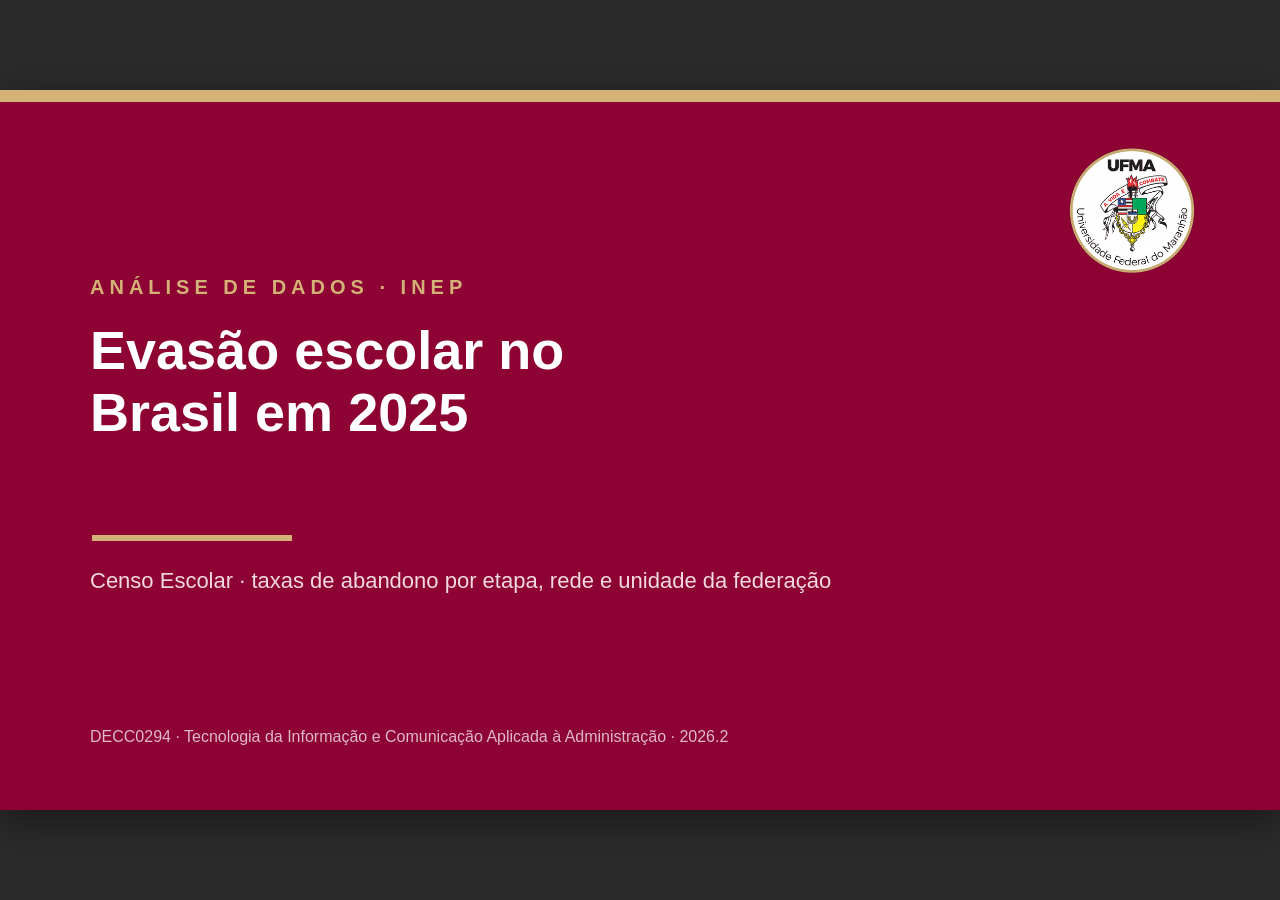
<file: dia 03-11/deck-fonte.html>
<!doctype html>
<html lang="pt-BR">
<head>
<meta charset="utf-8">
<meta name="viewport" content="width=device-width,initial-scale=1">
<meta name="color-scheme" content="light">
<title>Evasão escolar no Brasil em 2025 — análise dos dados do Inep</title>
<!-- Em arquivo final, o script empacotar.py embute este CSS dentro de <style>. -->
<link rel="stylesheet" href=".opencode/skills/ufma-visual/assets/ufma.css">
</head>
<body>
<div id="palco">

  <!-- 1. CAPA -->
  <section class="slide capa" data-i="0">
    <span class="filete"></span>
    <img class="brasao" alt="Brasão da UFMA" src=".opencode/skills/ufma-visual/assets/brasao.png">
    <span class="mod">Análise de dados · Inep</span>
    <h1>Evasão escolar no<br>Brasil em 2025</h1>
    <span class="tracinho"></span>
    <p class="sub">Censo Escolar · taxas de abandono por etapa, rede e unidade da federação</p>
    <p class="pe">DECC0294 · Tecnologia da Informação e Comunicação Aplicada à Administração · 2026.2</p>
  </section>

  <!-- 2. VISÃO GERAL -->
  <section class="slide conteudo" data-i="1">
    <span class="barra"></span>
    <span class="eyebrow">Visão geral da análise</span>
    <h2>O que os dados permitem afirmar</h2>
    <div class="corpo">
      <div class="overview cols-3">
        <article class="ciclo dourado">
          <span class="topo"></span>
          <span class="rot">Achado 1</span>
          <span class="tempo">Brasil, 2025</span>
          <h3>2,2% no ensino médio e 0,5% no fundamental</h3>
          <div class="pe">
            <span class="rule"></span>
            <span class="rot2">Magnitude</span>
            <p>≈ 162 mil estudantes no ensino médio.</p>
          </div>
        </article>
        <article class="ciclo teal">
          <span class="topo"></span>
          <span class="rot">Achado 2</span>
          <span class="tempo">27 unidades da federação</span>
          <h3>15 UFs acima da média nacional</h3>
          <div class="pe">
            <span class="rule"></span>
            <span class="rot2">Concentração</span>
            <p>Rede estadual 2,6% · privada 0,3%.</p>
          </div>
        </article>
        <article class="ciclo amarelo">
          <span class="topo"></span>
          <span class="rot">Achado 3</span>
          <span class="tempo">Série 2019–2025</span>
          <h3>5,7% em 2022 e 2,2% em 2025</h3>
          <div class="pe">
            <span class="rule"></span>
            <span class="rot2">Tendência</span>
            <p>−61,4% em três anos, com 2020 atípico.</p>
          </div>
        </article>
      </div>
    </div>
    <footer>
      <span class="inst">UFMA · Administração · DECC0294</span>
      <span class="centro">Visão geral</span>
      <span class="pag">2 / 13</span>
    </footer>
  </section>

  <!-- 3. DIVISOR -->
  <section class="slide divisor" data-i="2">
    <span class="filete"></span>
    <div class="esq"><span class="rot">Parte</span><span class="num">01</span></div>
    <div class="dir">
      <h2>O que a taxa de<br>abandono mede</h2>
      <p class="etapas">Indicador oficial · Censo Escolar · 2019–2025</p>
      <p class="tempo">Fonte: Inep — taxas de rendimento</p>
    </div>
    <span class="pag">3 / 13</span>
  </section>

  <!-- 4. INDICADOR -->
  <section class="slide conteudo" data-i="3">
    <span class="barra"></span>
    <span class="eyebrow">Parte 01 · O indicador</span>
    <h2>Como ler a taxa de abandono</h2>
    <div class="corpo">
      <div class="prompt">
        <span class="rot">Definição operacional</span>
        <p>taxa de abandono = 100% − taxa de aprovação − taxa de reprovação</p>
      </div>
      <ol class="steps cols-3 auto">
        <li><span class="num">1</span><div><strong>Proporção, não contagem</strong><p>A taxa é calculada sobre a matrícula de cada etapa e rede.</p></div></li>
        <li><span class="num">2</span><div><strong>Situação declarada</strong><p>As escolas informam aprovados, reprovados e quem deixou de frequentar.</p></div></li>
        <li><span class="num">3</span><div><strong>Sem causa e sem nota</strong><p>O indicador não explica a saída nem mede aprendizagem.</p></div></li>
      </ol>
      <p class="nota">Exemplo 2025: 100% − 94,8% (aprovação) − 3,0% (reprovação) = 2,2% no ensino médio.</p>
    </div>
    <footer>
      <span class="inst">UFMA · Administração · DECC0294</span>
      <span class="centro">Indicador</span>
      <span class="pag">4 / 13</span>
    </footer>
  </section>

  <!-- 5. RESULTADO NACIONAL -->
  <section class="slide conteudo" data-i="4">
    <span class="barra"></span>
    <span class="eyebrow">Parte 01 · Resultado</span>
    <h2>Resultado nacional em 2025</h2>
    <div class="corpo">
      <div class="cards cols-3">
        <article class="card dourado">
          <header>Ensino fundamental</header>
          <h3 style="font-size:46px;line-height:1.1;padding-top:24px">0,5%</h3>
          <div class="bloco" style="margin-top:auto;padding-bottom:22px">
            <span class="rule"></span>
            <span class="rot">Por etapa</span>
            <p>Anos iniciais 0,2% · anos finais 0,9%</p>
          </div>
        </article>
        <article class="card vinho">
          <header>Ensino médio</header>
          <h3 style="font-size:46px;line-height:1.1;padding-top:24px">2,2%</h3>
          <div class="bloco" style="margin-top:auto;padding-bottom:22px">
            <span class="rule"></span>
            <span class="rot">Por série</span>
            <p>1ª série 2,6% · 3ª série 1,5%</p>
          </div>
        </article>
        <article class="card teal">
          <header>Estimativa</header>
          <h3 style="font-size:46px;line-height:1.1;padding-top:24px">162 mil</h3>
          <div class="bloco" style="margin-top:auto;padding-bottom:22px">
            <span class="rule"></span>
            <span class="rot">Estudantes</span>
            <p>matrícula do EM × taxa de abandono</p>
          </div>
        </article>
      </div>
    </div>
    <footer>
      <span class="inst">UFMA · Administração · DECC0294</span>
      <span class="centro">Resultado nacional</span>
      <span class="pag">5 / 13</span>
    </footer>
  </section>

  <!-- 6. SÉRIE HISTÓRICA -->
  <section class="slide conteudo" data-i="5">
    <span class="barra"></span>
    <span class="eyebrow">Parte 01 · Tendência</span>
    <h2>Abandono no ensino médio: 2019 a 2025</h2>
    <div class="corpo">
      <svg viewBox="0 0 1168 372" role="img" aria-label="Taxa de abandono no ensino médio, Brasil, 2019 a 2025" style="width:100%;height:auto;display:block">
<rect x="0" y="0" width="1168" height="372" fill="#FFFFFF"/>
<line x1="74" y1="300.0" x2="1124" y2="300.0" stroke="#E3E3E3" stroke-width="1"/>
<text x="60" y="305.0" text-anchor="end" font-family="Segoe UI,Arial,sans-serif" font-size="15" fill="#6B6B6B">0%</text>
<line x1="74" y1="208.7" x2="1124" y2="208.7" stroke="#E3E3E3" stroke-width="1"/>
<text x="60" y="213.7" text-anchor="end" font-family="Segoe UI,Arial,sans-serif" font-size="15" fill="#6B6B6B">2%</text>
<line x1="74" y1="117.3" x2="1124" y2="117.3" stroke="#E3E3E3" stroke-width="1"/>
<text x="60" y="122.3" text-anchor="end" font-family="Segoe UI,Arial,sans-serif" font-size="15" fill="#6B6B6B">4%</text>
<line x1="74" y1="26.0" x2="1124" y2="26.0" stroke="#E3E3E3" stroke-width="1"/>
<text x="60" y="31.0" text-anchor="end" font-family="Segoe UI,Arial,sans-serif" font-size="15" fill="#6B6B6B">6%</text>
<path d="M 74.0 80.8 L 249.0 195.0 L 424.0 71.7 L 599.0 39.7 L 774.0 144.7 L 949.0 153.9 L 1124.0 199.5" fill="none" stroke="#8D0333" stroke-width="3"/>
<circle cx="74.0" cy="80.8" r="5" fill="#8D0333" stroke="#FFFFFF" stroke-width="2"/>
<text x="74.0" y="64.8" text-anchor="middle" font-family="Segoe UI,Arial,sans-serif" font-size="16" font-weight="400" fill="#333333">4,8%</text>
<text x="74.0" y="330" text-anchor="middle" font-family="Segoe UI,Arial,sans-serif" font-size="16" fill="#6B6B6B">2019</text>
<circle cx="249.0" cy="195.0" r="5" fill="#8D0333" stroke="#FFFFFF" stroke-width="2"/>
<text x="249.0" y="179.0" text-anchor="middle" font-family="Segoe UI,Arial,sans-serif" font-size="16" font-weight="400" fill="#333333">2,3%</text>
<text x="249.0" y="330" text-anchor="middle" font-family="Segoe UI,Arial,sans-serif" font-size="16" fill="#6B6B6B">2020</text>
<circle cx="424.0" cy="71.7" r="5" fill="#8D0333" stroke="#FFFFFF" stroke-width="2"/>
<text x="424.0" y="55.7" text-anchor="middle" font-family="Segoe UI,Arial,sans-serif" font-size="16" font-weight="400" fill="#333333">5,0%</text>
<text x="424.0" y="330" text-anchor="middle" font-family="Segoe UI,Arial,sans-serif" font-size="16" fill="#6B6B6B">2021</text>
<circle cx="599.0" cy="39.7" r="5" fill="#8D0333" stroke="#FFFFFF" stroke-width="2"/>
<text x="599.0" y="23.7" text-anchor="middle" font-family="Segoe UI,Arial,sans-serif" font-size="16" font-weight="400" fill="#333333">5,7%</text>
<text x="599.0" y="330" text-anchor="middle" font-family="Segoe UI,Arial,sans-serif" font-size="16" fill="#6B6B6B">2022</text>
<circle cx="774.0" cy="144.7" r="5" fill="#8D0333" stroke="#FFFFFF" stroke-width="2"/>
<text x="774.0" y="128.7" text-anchor="middle" font-family="Segoe UI,Arial,sans-serif" font-size="16" font-weight="400" fill="#333333">3,4%</text>
<text x="774.0" y="330" text-anchor="middle" font-family="Segoe UI,Arial,sans-serif" font-size="16" fill="#6B6B6B">2023</text>
<circle cx="949.0" cy="153.9" r="5" fill="#8D0333" stroke="#FFFFFF" stroke-width="2"/>
<text x="949.0" y="137.9" text-anchor="middle" font-family="Segoe UI,Arial,sans-serif" font-size="16" font-weight="400" fill="#333333">3,2%</text>
<text x="949.0" y="330" text-anchor="middle" font-family="Segoe UI,Arial,sans-serif" font-size="16" fill="#6B6B6B">2024</text>
<circle cx="1124.0" cy="199.5" r="7" fill="#D4B277" stroke="#FFFFFF" stroke-width="2"/>
<text x="1124.0" y="183.5" text-anchor="middle" font-family="Segoe UI,Arial,sans-serif" font-size="19" font-weight="700" fill="#8D0333">2,2%</text>
<text x="1124.0" y="330" text-anchor="middle" font-family="Segoe UI,Arial,sans-serif" font-size="16" fill="#6B6B6B">2025</text>
<text x="259.0" y="229.0" font-family="Segoe UI,Arial,sans-serif" font-size="14" fill="#6B6B6B">2020: ano atípico</text>
      </svg>
      <p style="font-size:16px;color:#6B6B6B;margin-top:8px">Brasil, todas as redes. Em 2020, a aprovação no ensino médio foi 95,0% — ano atípico.</p>
    </div>
    <footer>
      <span class="inst">UFMA · Administração · DECC0294</span>
      <span class="centro">Série histórica</span>
      <span class="pag">6 / 13</span>
    </footer>
  </section>

  <!-- 7. RANKING POR UF -->
  <section class="slide conteudo" data-i="6">
    <span class="barra"></span>
    <span class="eyebrow">Parte 01 · Território</span>
    <h2>As dez maiores taxas do ensino médio</h2>
    <div class="corpo">
      <svg viewBox="0 0 1168 380" role="img" aria-label="Dez maiores taxas de abandono no ensino médio por unidade da federação, 2025" style="width:100%;height:auto;display:block">
<rect x="0" y="0" width="1168" height="380" fill="#FFFFFF"/>
<line x1="232.0" y1="10" x2="232.0" y2="344" stroke="#E3E3E3" stroke-width="1"/>
<text x="232.0" y="366" text-anchor="middle" font-family="Segoe UI,Arial,sans-serif" font-size="15" fill="#6B6B6B">0%</text>
<line x1="409.0" y1="10" x2="409.0" y2="344" stroke="#E3E3E3" stroke-width="1"/>
<text x="409.0" y="366" text-anchor="middle" font-family="Segoe UI,Arial,sans-serif" font-size="15" fill="#6B6B6B">1%</text>
<line x1="585.9" y1="10" x2="585.9" y2="344" stroke="#E3E3E3" stroke-width="1"/>
<text x="585.9" y="366" text-anchor="middle" font-family="Segoe UI,Arial,sans-serif" font-size="15" fill="#6B6B6B">2%</text>
<line x1="762.9" y1="10" x2="762.9" y2="344" stroke="#E3E3E3" stroke-width="1"/>
<text x="762.9" y="366" text-anchor="middle" font-family="Segoe UI,Arial,sans-serif" font-size="15" fill="#6B6B6B">3%</text>
<line x1="939.8" y1="10" x2="939.8" y2="344" stroke="#E3E3E3" stroke-width="1"/>
<text x="939.8" y="366" text-anchor="middle" font-family="Segoe UI,Arial,sans-serif" font-size="15" fill="#6B6B6B">4%</text>
<text x="218" y="33" text-anchor="end" font-family="Segoe UI,Arial,sans-serif" font-size="16" fill="#333333">Amapá</text>
<rect x="232" y="18" width="778.6" height="21" fill="#8D0333"/>
<text x="1020.6" y="34" font-family="Segoe UI,Arial,sans-serif" font-size="16" font-weight="700" fill="#8D0333">4,4%</text>
<text x="218" y="66" text-anchor="end" font-family="Segoe UI,Arial,sans-serif" font-size="16" fill="#333333">Acre</text>
<rect x="232" y="51" width="760.9" height="21" fill="#8D0333"/>
<text x="1002.9" y="67" font-family="Segoe UI,Arial,sans-serif" font-size="16" font-weight="700" fill="#8D0333">4,3%</text>
<text x="218" y="99" text-anchor="end" font-family="Segoe UI,Arial,sans-serif" font-size="16" fill="#333333">Rondônia</text>
<rect x="232" y="84" width="707.8" height="21" fill="#8D0333"/>
<text x="949.8" y="100" font-family="Segoe UI,Arial,sans-serif" font-size="16" font-weight="700" fill="#8D0333">4,0%</text>
<text x="218" y="132" text-anchor="end" font-family="Segoe UI,Arial,sans-serif" font-size="16" fill="#333333">Roraima</text>
<rect x="232" y="117" width="707.8" height="21" fill="#8D0333"/>
<text x="949.8" y="133" font-family="Segoe UI,Arial,sans-serif" font-size="16" font-weight="700" fill="#8D0333">4,0%</text>
<text x="218" y="165" text-anchor="end" font-family="Segoe UI,Arial,sans-serif" font-size="16" fill="#333333">Amazonas</text>
<rect x="232" y="150" width="690.1" height="21" fill="#8D0333"/>
<text x="932.1" y="166" font-family="Segoe UI,Arial,sans-serif" font-size="16" font-weight="700" fill="#8D0333">3,9%</text>
<text x="218" y="198" text-anchor="end" font-family="Segoe UI,Arial,sans-serif" font-size="16" fill="#333333">Paraíba</text>
<rect x="232" y="183" width="601.7" height="21" fill="#8D0333"/>
<text x="843.7" y="199" font-family="Segoe UI,Arial,sans-serif" font-size="16" font-weight="700" fill="#8D0333">3,4%</text>
<text x="218" y="231" text-anchor="end" font-family="Segoe UI,Arial,sans-serif" font-size="16" fill="#333333">Santa Catarina</text>
<rect x="232" y="216" width="584.0" height="21" fill="#8D0333"/>
<text x="826.0" y="232" font-family="Segoe UI,Arial,sans-serif" font-size="16" font-weight="700" fill="#8D0333">3,3%</text>
<text x="218" y="264" text-anchor="end" font-family="Segoe UI,Arial,sans-serif" font-size="16" fill="#333333">Rio de Janeiro</text>
<rect x="232" y="249" width="548.6" height="21" fill="#8D0333"/>
<text x="790.6" y="265" font-family="Segoe UI,Arial,sans-serif" font-size="16" font-weight="700" fill="#8D0333">3,1%</text>
<text x="218" y="297" text-anchor="end" font-family="Segoe UI,Arial,sans-serif" font-size="16" fill="#333333">Maranhão</text>
<rect x="232" y="282" width="530.9" height="21" fill="#D4B277"/>
<text x="772.9" y="298" font-family="Segoe UI,Arial,sans-serif" font-size="16" font-weight="700" fill="#8D0333">3,0%</text>
<text x="218" y="330" text-anchor="end" font-family="Segoe UI,Arial,sans-serif" font-size="16" fill="#333333">Distrito Federal</text>
<rect x="232" y="315" width="530.9" height="21" fill="#8D0333"/>
<text x="772.9" y="331" font-family="Segoe UI,Arial,sans-serif" font-size="16" font-weight="700" fill="#8D0333">3,0%</text>
      </svg>
      <p style="font-size:16px;color:#6B6B6B;margin-top:6px">Dourado: Maranhão. Média nacional no ensino médio: 2,2%. Menor taxa: Mato Grosso, 0,1%.</p>
    </div>
    <footer>
      <span class="inst">UFMA · Administração · DECC0294</span>
      <span class="centro">Ranking por UF</span>
      <span class="pag">7 / 13</span>
    </footer>
  </section>

  <!-- 8. REDE E TERRITÓRIO -->
  <section class="slide conteudo" data-i="7">
    <span class="barra"></span>
    <span class="eyebrow">Parte 01 · Desigualdade</span>
    <h2>Rede, território e etapa</h2>
    <p class="sub">Mesmo ano, realidades muito distintas dentro do sistema</p>
    <div class="corpo">
      <div class="cards cols-3">
        <article class="card vinho">
          <header>Rede</header>
          <h3 style="font-size:40px;line-height:1.1;padding-top:18px">2,6%</h3>
          <div class="bloco" style="margin-top:auto;padding-bottom:20px">
            <span class="rule"></span>
            <span class="rot">Ensino médio</span>
            <div style="margin-top:10px;display:grid;grid-template-columns:72px 1fr 50px;gap:8px 10px;align-items:center;font-size:15px">
              <span>Estadual</span><span style="height:14px;background:#8D0333;width:100%"></span><span style="text-align:right;font-weight:700;color:#8D0333">2,6%</span>
              <span>Privada</span><span style="height:14px;background:#D4B277;width:11.5%"></span><span style="text-align:right;font-weight:700;color:#8D0333">0,3%</span>
            </div>
          </div>
        </article>
        <article class="card teal">
          <header>Localização</header>
          <h3 style="font-size:40px;line-height:1.1;padding-top:18px">2,5%</h3>
          <div class="bloco" style="margin-top:auto;padding-bottom:20px">
            <span class="rule"></span>
            <span class="rot">Ensino médio rural</span>
            <div style="margin-top:10px;display:grid;grid-template-columns:72px 1fr 50px;gap:8px 10px;align-items:center;font-size:15px">
              <span>Rural</span><span style="height:14px;background:#0AB0AB;width:100%"></span><span style="text-align:right;font-weight:700;color:#8D0333">2,5%</span>
              <span>Urbana</span><span style="height:14px;background:#D4B277;width:84%"></span><span style="text-align:right;font-weight:700;color:#8D0333">2,1%</span>
            </div>
          </div>
        </article>
        <article class="card amarelo">
          <header>Etapa</header>
          <h3 style="font-size:40px;line-height:1.1;padding-top:18px">0,9%</h3>
          <div class="bloco" style="margin-top:auto;padding-bottom:20px">
            <span class="rule"></span>
            <span class="rot">Fundamental · anos finais</span>
            <div style="margin-top:10px;display:grid;grid-template-columns:72px 1fr 50px;gap:8px 10px;align-items:center;font-size:15px">
              <span>Finais</span><span style="height:14px;background:#FEC84D;width:100%"></span><span style="text-align:right;font-weight:700;color:#8D0333">0,9%</span>
              <span>Iniciais</span><span style="height:14px;background:#D4B277;width:22%"></span><span style="text-align:right;font-weight:700;color:#8D0333">0,2%</span>
            </div>
          </div>
        </article>
      </div>
    </div>
    <footer>
      <span class="inst">UFMA · Administração · DECC0294</span>
      <span class="centro">Rede e território</span>
      <span class="pag">8 / 13</span>
    </footer>
  </section>

  <!-- 9. TRÊS LEITURAS -->
  <section class="slide conteudo" data-i="8">
    <span class="barra"></span>
    <span class="eyebrow">Parte 02 · Interpretação</span>
    <h2>Três leituras que os dados sustentam</h2>
    <div class="corpo">
      <div class="cards cols-3">
        <article class="card dourado">
          <header>Série</header>
          <h3>O início do ensino médio concentra a saída</h3>
          <div class="bloco" style="margin-top:auto;padding-bottom:22px">
            <span class="rule"></span>
            <span class="rot">Evidência</span>
            <p>1ª série: 2,6%. 3ª série: 1,5%.</p>
          </div>
        </article>
        <article class="card teal">
          <header>Rede</header>
          <h3>O risco está em quem mais matricula</h3>
          <div class="bloco" style="margin-top:auto;padding-bottom:22px">
            <span class="rule"></span>
            <span class="rot">Evidência</span>
            <p>Estadual 2,6% contra 0,3% na privada.</p>
          </div>
        </article>
        <article class="card amarelo">
          <header>Território</header>
          <h3>Norte no topo, Sudeste à frente</h3>
          <div class="bloco" style="margin-top:auto;padding-bottom:22px">
            <span class="rule"></span>
            <span class="rot">Evidência</span>
            <p>5 maiores UFs no Norte; Sudeste tem a maior média regional (2,7%).</p>
          </div>
        </article>
      </div>
    </div>
    <footer>
      <span class="inst">UFMA · Administração · DECC0294</span>
      <span class="centro">Leituras</span>
      <span class="pag">9 / 13</span>
    </footer>
  </section>

  <!-- 10. LIMITAÇÕES -->
  <section class="slide conteudo" data-i="9">
    <span class="barra"></span>
    <span class="eyebrow">Parte 02 · Cautelas</span>
    <h2>O que os números não dizem</h2>
    <div class="corpo">
      <ul class="bullets">
        <li>Taxa não é contagem: 2,2% não informa quantos alunos saíram.</li>
        <li>O indicador não explica a causa da saída nem mede aprendizagem.</li>
        <li>2020 é atípico: a aprovação no ensino médio chegou a 95,0%.</li>
        <li>A média nacional esconde de 0,1% no Mato Grosso a 4,4% no Amapá.</li>
        <li>Abandono não capta quem nunca se matriculou nem quem conclui e não volta.</li>
        <li>"Evasão" é conceito mais amplo que "abandono"; os valores são declarados e podem ser revistos.</li>
      </ul>
    </div>
    <footer>
      <span class="inst">UFMA · Administração · DECC0294</span>
      <span class="centro">Limitações</span>
      <span class="pag">10 / 13</span>
    </footer>
  </section>

  <!-- 11. AÇÃO -->
  <section class="slide conteudo" data-i="10">
    <span class="barra"></span>
    <span class="eyebrow">Parte 03 · Do dado à decisão</span>
    <h2>Hipóteses de ação para a gestão</h2>
    <div class="corpo">
      <ol class="steps cols-2 auto" style="--linhas:2">
        <li><span class="num">1</span><div><strong>Priorizar a 1ª série</strong><p>Busca ativa e acolhimento na transição para o ensino médio.</p></div></li>
        <li><span class="num">2</span><div><strong>Olhar a rede estadual</strong><p>Onde a taxa é maior e o volume torna a queda sensível.</p></div></li>
        <li><span class="num">3</span><div><strong>Usar o dado por UF</strong><p>Média nacional não serve de meta para a gestão local.</p></div></li>
        <li><span class="num">4</span><div><strong>Acompanhar 2026</strong><p>Verificar se a queda se sustenta fora do efeito conjuntural.</p></div></li>
      </ol>
      <p class="nota">Hipóteses derivadas dos dados; não foram testadas nesta análise.</p>
      <div class="prompt" style="margin-top:18px;margin-bottom:0">
        <span class="rot">O que seria preciso para testar</span>
        <p>Dados de fluxo por escola, registros de busca ativa e cruzamento com renda e trabalho.</p>
      </div>
    </div>
    <footer>
      <span class="inst">UFMA · Administração · DECC0294</span>
      <span class="centro">Ação</span>
      <span class="pag">11 / 13</span>
    </footer>
  </section>

  <!-- 12. FONTE E MÉTODO -->
  <section class="slide conteudo" data-i="11">
    <span class="barra"></span>
    <span class="eyebrow">Parte 03 · Transparência</span>
    <h2>Fonte, método e reprodutibilidade</h2>
    <div class="corpo">
      <div class="entrega">
        <div class="lista">
          <header>O que foi feito</header>
          <ul>
            <li>Base tratada com 4.105 linhas, de 2019 a 2025.</li>
            <li>Indicador: taxa de abandono do Censo Escolar.</li>
            <li>Recorte: Brasil, regiões e 27 unidades da federação.</li>
            <li>Scripts e CSV em <strong>dados/inep-2025/</strong>.</li>
          </ul>
        </div>
        <div class="lado">
          <div class="box onde">
            <span class="rot">Fonte</span>
            <p>Inep · Indicadores Educacionais · Taxas de Rendimento Escolar 2025 (planilha XLSX).</p>
          </div>
          <div class="box criterio">
            <span class="rot">Ressalva de acesso</span>
            <p>O endpoint api.inep.gov.br não respondeu nesta rede. O dado veio da planilha oficial.</p>
          </div>
        </div>
      </div>
    </div>
    <footer>
      <span class="inst">UFMA · Administração · DECC0294</span>
      <span class="centro">Fonte e método</span>
      <span class="pag">12 / 13</span>
    </footer>
  </section>

  <!-- 13. ENCERRAMENTO -->
  <section class="slide fim" data-i="12">
    <span class="filete"></span>
    <h1>Análise concluída</h1>
    <p>Próximo passo: reproduzir a base e revisar as hipóteses de ação com o dado local.</p>
    <span class="slogan">Sempre+ Qualidade Inovação Inclusão</span>
  </section>

</div>

<div id="barra">
  <button id="ant" title="Anterior" aria-label="Slide anterior">&#8249;</button>
  <input id="atual" value="1" title="Ir para o slide" aria-label="Número do slide"> <span>/ 13</span>
  <button id="prox" title="Próximo" aria-label="Próximo slide">&#8250;</button>
  <button id="tela" title="Tela cheia" aria-label="Alternar tela cheia">&#9744;</button>
</div>
<div id="ajuda">setas navegam · F tela cheia · Ctrl+P gera PDF</div>

<script>
(function(){
  var slides=[].slice.call(document.querySelectorAll('.slide'));
  var i=0, palco=document.getElementById('palco');
  function ajusta(){
    var e=Math.min(window.innerWidth/1280, window.innerHeight/720);
    slides.forEach(function(s){ s.style.transform='scale('+e+')'; });
  }
  function ir(n){
    i=Math.max(0,Math.min(slides.length-1,n));
    slides.forEach(function(s,k){ s.classList.toggle('ativo',k===i); });
    document.getElementById('atual').value=(i+1);
    location.hash=(i+1);
  }
  window.addEventListener('resize',ajusta);
  window.addEventListener('hashchange',function(){
    var n=parseInt(location.hash.replace('#',''),10);
    if(n && n-1!==i) ir(n-1);
  });
  var t=null;
  function mexeu(){
    document.body.classList.add('mexeu');
    clearTimeout(t);
    t=setTimeout(function(){ document.body.classList.remove('mexeu'); },2500);
  }
  window.addEventListener('mousemove',mexeu);
  document.addEventListener('keydown',function(e){
    if(e.target.tagName==='INPUT') return;
    if(['ArrowRight','PageDown',' ','Enter','n'].indexOf(e.key)>=0){ ir(i+1); e.preventDefault(); }
    else if(['ArrowLeft','PageUp','p'].indexOf(e.key)>=0){ ir(i-1); e.preventDefault(); }
    else if(e.key==='Home'){ ir(0); }
    else if(e.key==='End'){ ir(slides.length-1); }
    else if(e.key==='f'||e.key==='F'){
      if(document.fullscreenElement) document.exitFullscreen();
      else document.documentElement.requestFullscreen();
    }
  });
  palco.addEventListener('click',function(e){
    ir(e.clientX < window.innerWidth*0.3 ? i-1 : i+1);
  });
  document.getElementById('ant').onclick=function(e){ e.stopPropagation(); ir(i-1); };
  document.getElementById('prox').onclick=function(e){ e.stopPropagation(); ir(i+1); };
  document.getElementById('tela').onclick=function(e){
    e.stopPropagation();
    if(document.fullscreenElement) document.exitFullscreen();
    else document.documentElement.requestFullscreen();
  };
  document.getElementById('atual').addEventListener('change',function(){ ir(this.value-1); });
  ajusta();
  ir(parseInt(location.hash.replace('#',''),10)-1 || 0);
})();
</script>
</body>
</html>
</file>
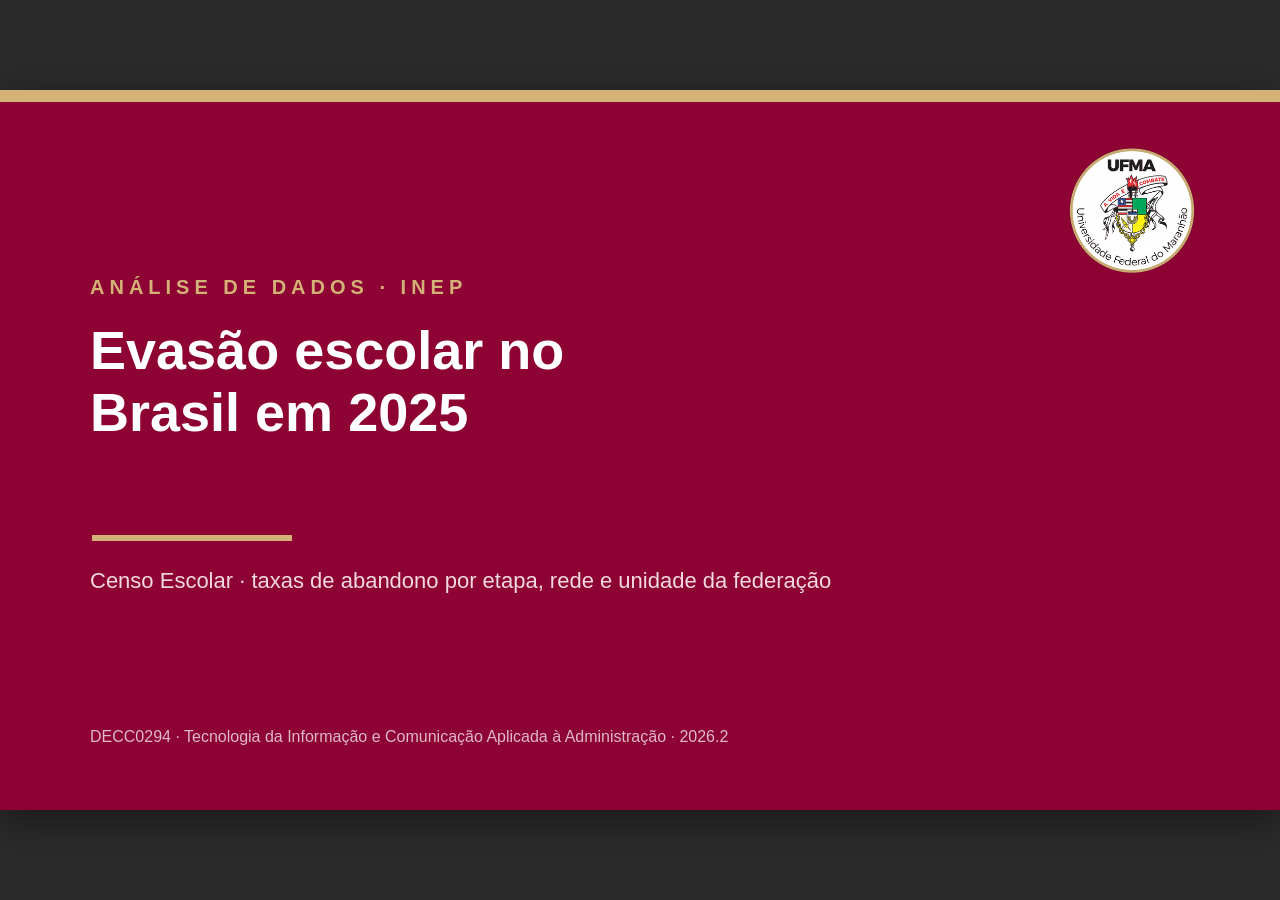
<file: dia 03-11/evasao-escolar-2025.html>
<!doctype html>
<html lang="pt-BR">
<head>
<meta charset="utf-8">
<meta name="viewport" content="width=device-width,initial-scale=1">
<meta name="color-scheme" content="light">
<title>Evasão escolar no Brasil em 2025 — análise dos dados do Inep</title>
<!-- Em arquivo final, o script empacotar.py embute este CSS dentro de <style>. -->
<style>
/* ==========================================================================
   UFMA — identidade visual para material didático
   Fonte única dos tokens. Derivado dos módulos da disciplina DECC0294.
   Se o manual oficial da UFMA divergir, altere apenas o bloco :root.
   ========================================================================== */

:root{
  /* marca */
  --vinho:#8D0333;
  --dourado:#D4B277;
  --teal:#0AB0AB;
  --amarelo:#FEC84D;

  /* neutros e superfícies */
  --branco:#FFFFFF;
  --card:#F5F5F5;
  --card2:#FAF7F8;
  --linha:#E3E3E3;
  --txt:#1A1A1A;
  --body:#333333;
  --muted:#6B6B6B;
  --palco:#2B2B2B;

  /* texto sobre vinho */
  --sobre-vinho:#FFFFFF;
  --sobre-vinho-suave:#F1D9E2;
  --sobre-vinho-fraco:#E0B9C8;

  /* tipografia */
  --fonte:"Segoe UI",Calibri,"Helvetica Neue",Arial,sans-serif;
}

/* ---- base ---------------------------------------------------------------- */
*{box-sizing:border-box;margin:0;padding:0}
html,body{height:100%;background:var(--palco);font-family:var(--fonte);color:var(--body)}
button,input{font:inherit}

/* ---- palco e slide 16:9 (1280 x 720) ------------------------------------ */
#palco{position:fixed;inset:0;display:grid;place-items:center;overflow:hidden}
.slide{
  position:relative;width:1280px;height:720px;background:var(--branco);color:var(--body);
  overflow:hidden;display:none;box-shadow:0 10px 40px rgba(0,0,0,.45)
}
.slide.ativo{display:block}

/* ---- slide de conteúdo --------------------------------------------------- */
.conteudo .barra{position:absolute;top:0;left:0;right:0;height:28px;background:var(--vinho)}
.conteudo .eyebrow{position:absolute;top:42px;left:56px;font-size:15px;font-weight:700;
  letter-spacing:1.6px;color:var(--vinho);text-transform:uppercase}
.conteudo h2{position:absolute;top:66px;left:56px;right:56px;font-size:40px;line-height:1.12;
  font-weight:700;color:var(--vinho)}
.conteudo .sub{position:absolute;top:132px;left:56px;right:56px;font-size:19px;color:var(--muted)}
.conteudo .corpo{position:absolute;top:180px;left:56px;right:56px;bottom:96px}
.conteudo footer{position:absolute;left:0;right:0;bottom:0;height:66px}
.conteudo footer::before{content:"";position:absolute;top:0;left:0;right:0;height:3px;background:var(--vinho)}
.conteudo footer::after{content:"";position:absolute;top:3px;left:0;right:0;height:13px;background:var(--dourado)}
.conteudo footer .inst{position:absolute;left:56px;bottom:14px;font-size:14px;color:var(--muted)}
.conteudo footer .centro{position:absolute;left:50%;transform:translateX(-50%);bottom:14px;
  font-size:14px;color:var(--vinho)}
.conteudo footer .pag{position:absolute;right:56px;bottom:9px;font-size:14px;color:var(--branco);
  background:var(--vinho);padding:4px 12px}

/* ---- acento por card / ciclo / bloco ------------------------------------- */
.dourado{--acento:var(--dourado);--acento-txt:var(--txt)}
.teal{--acento:var(--teal);--acento-txt:var(--txt)}
.amarelo{--acento:var(--amarelo);--acento-txt:var(--txt)}
.vinho{--acento:var(--vinho);--acento-txt:var(--branco)}

/* ---- cartões ------------------------------------------------------------- */
.cards{display:grid;gap:20px;height:100%}
.cards.cols-2{grid-template-columns:repeat(2,1fr)}
.cards.cols-3{grid-template-columns:repeat(3,1fr)}
.cards.cols-4{grid-template-columns:repeat(4,1fr)}
.card{background:var(--card);border:1px solid var(--linha);display:flex;flex-direction:column}
.card>header{background:var(--acento,var(--dourado));color:var(--acento-txt,var(--txt));
  font-weight:700;font-size:19px;letter-spacing:1px;text-align:center;padding:12px 8px}
.card h3{font-size:20px;line-height:1.25;color:var(--vinho);padding:16px 18px 4px}
.card .bloco{padding:10px 18px 0}
.card .rule{display:block;height:3px;margin-bottom:8px;background:var(--acento,var(--dourado))}
.card .rot{display:block;font-size:14px;font-weight:700;color:var(--muted);letter-spacing:.4px;
  text-transform:uppercase}
.card .bloco p{font-size:17px;line-height:1.4;margin-top:3px}

/* ---- passos numerados ---------------------------------------------------- */
.steps{list-style:none;display:grid;gap:16px 28px;align-content:start;height:100%}
.steps.cols-2{grid-template-columns:repeat(2,1fr);grid-auto-flow:column;
  grid-template-rows:repeat(var(--linhas,3),auto)}
.steps.cols-3{grid-template-columns:repeat(3,1fr)}
.steps.auto{height:auto}
.steps li{display:flex;gap:14px;align-items:flex-start}
.steps .num{flex:0 0 32px;height:32px;border-radius:50%;background:var(--vinho);color:var(--branco);
  display:grid;place-items:center;font-size:17px;font-weight:700}
.steps strong{display:block;font-size:20px;color:var(--txt);line-height:1.2}
.steps p{font-size:18px;line-height:1.4;margin-top:4px}

/* ---- caixa de instrução / citação --------------------------------------- */
.prompt{background:var(--card2);border:1px solid var(--vinho);border-left:9px solid var(--vinho);
  padding:16px 22px;margin-bottom:22px}
.prompt .rot{display:block;font-size:14px;font-weight:700;letter-spacing:1.2px;color:var(--vinho);
  text-transform:uppercase}
.prompt p{font-size:19px;line-height:1.45;font-style:italic;color:var(--txt);margin-top:8px}

/* ---- marcadores --------------------------------------------------------- */
.bullets{list-style:none}
.bullets li{position:relative;padding-left:26px;font-size:20px;line-height:1.45;margin-bottom:16px}
.bullets li::before{content:"";position:absolute;left:0;top:10px;width:9px;height:9px;background:var(--vinho)}

/* ---- entrega (lista + critérios) --------------------------------------- */
.entrega{display:grid;grid-template-columns:1.62fr 1fr;gap:22px;height:100%}
.entrega .lista{background:var(--card);border:1px solid var(--linha);display:flex;flex-direction:column}
.entrega .lista>header{background:var(--teal);color:var(--txt);font-weight:700;font-size:18px;
  letter-spacing:1.4px;text-align:center;padding:11px}
.entrega .lista ul{list-style:none;padding:18px 22px}
.entrega .lista li{position:relative;padding-left:22px;font-size:18px;line-height:1.4;margin-bottom:13px}
.entrega .lista li::before{content:"";position:absolute;left:0;top:9px;width:8px;height:8px;background:var(--teal)}
.entrega .lado{display:grid;grid-template-rows:1fr 1fr;gap:22px}
.entrega .box{background:var(--card2);padding:14px 18px}
.entrega .box.onde{border:1px solid var(--dourado)}
.entrega .box.criterio{border:1px solid var(--vinho)}
.entrega .box .rot{display:block;font-size:14px;font-weight:700;letter-spacing:1.2px;
  color:var(--vinho);text-transform:uppercase}
.entrega .box p{font-size:17px;line-height:1.4;margin-top:8px}

/* ---- visão geral em colunas ------------------------------------------- */
.overview{display:grid;grid-template-columns:repeat(4,1fr);gap:16px;height:100%}
.overview.cols-2{grid-template-columns:repeat(2,1fr)}
.overview.cols-3{grid-template-columns:repeat(3,1fr)}
.ciclo{background:var(--card);border:1px solid var(--linha);padding:0 16px 16px;
  display:flex;flex-direction:column;position:relative}
.ciclo .topo{position:absolute;top:0;left:0;right:0;height:8px;background:var(--acento,var(--dourado))}
.ciclo .rot{margin-top:22px;font-size:17px;font-weight:700;letter-spacing:1px;color:var(--vinho);
  text-transform:uppercase}
.ciclo .tempo{font-size:15px;color:var(--muted);margin-top:2px}
.ciclo h3{font-size:20px;line-height:1.25;color:var(--txt);margin-top:12px}
.ciclo .pe{margin-top:auto;min-height:118px}
.ciclo .rule{display:block;height:3px;background:var(--acento,var(--dourado))}
.ciclo .rot2{display:block;font-size:14px;font-weight:700;letter-spacing:1px;color:var(--muted);
  margin-top:12px;text-transform:uppercase}
.ciclo p{font-size:17px;line-height:1.35;margin-top:5px}

.nota{font-size:19px;font-weight:700;margin-top:14px;color:var(--vinho)}

/* ---- capa, divisor e encerramento -------------------------------------- */
.capa,.divisor,.fim{background:var(--vinho);color:var(--sobre-vinho);padding:0 90px}
.filete{position:absolute;top:0;left:0;right:0;height:12px;background:var(--dourado)}

.capa .brasao{position:absolute;top:56px;right:82px;width:132px;height:132px;object-fit:contain}
.capa .mod{position:absolute;top:186px;left:90px;font-size:20px;font-weight:700;
  letter-spacing:5px;color:var(--dourado);text-transform:uppercase}
.capa h1{position:absolute;top:230px;left:90px;right:230px;font-size:54px;line-height:1.14;font-weight:700}
.capa .tracinho{position:absolute;top:445px;left:92px;width:200px;height:6px;background:var(--dourado)}
.capa .sub{position:absolute;top:478px;left:90px;right:180px;font-size:22px;color:var(--sobre-vinho-suave)}
.capa .pe{position:absolute;bottom:64px;left:90px;right:90px;font-size:16px;color:var(--sobre-vinho-fraco)}

.divisor .esq{position:absolute;top:198px;left:96px;width:330px}
.divisor .esq .rot{display:block;font-size:19px;font-weight:700;letter-spacing:6px;color:#E9C3D0}
.divisor .esq .num{display:block;font-size:96px;font-weight:700;color:var(--dourado);line-height:1.05}
.divisor .dir{position:absolute;top:238px;left:466px;right:90px}
.divisor .dir h2{font-size:44px;line-height:1.15;font-weight:700}
.divisor .etapas{margin-top:34px;font-size:19px;color:var(--sobre-vinho-suave)}
.divisor .tempo{margin-top:8px;font-size:19px;font-weight:700;color:var(--dourado)}
.divisor .pag{position:absolute;right:90px;bottom:56px;font-size:15px;color:var(--sobre-vinho-fraco)}

.fim h1{position:absolute;top:268px;left:90px;right:90px;font-size:48px;font-weight:700}
.fim p{position:absolute;top:352px;left:90px;right:120px;font-size:22px;line-height:1.45;
  color:var(--sobre-vinho-suave)}
.fim .slogan{position:absolute;bottom:64px;left:90px;font-size:16px;font-weight:700;
  letter-spacing:1.6px;color:var(--dourado);text-transform:uppercase}

/* ---- barra de navegação ------------------------------------------------- */
#barra{position:fixed;bottom:14px;left:50%;transform:translateX(-50%);display:flex;gap:10px;
  align-items:center;background:rgba(0,0,0,.55);color:#fff;padding:7px 14px;border-radius:999px;
  font-size:14px;opacity:0;transition:opacity .2s;z-index:10}
body.mexeu #barra{opacity:1}
#barra button{background:none;border:0;color:#fff;font-size:16px;cursor:pointer;padding:0 6px}
#barra button:focus-visible{outline:2px solid var(--dourado);outline-offset:2px;border-radius:4px}
#barra input{width:56px;background:rgba(255,255,255,.12);border:0;color:#fff;text-align:center;
  border-radius:4px;padding:3px}
#ajuda{position:fixed;top:10px;left:50%;transform:translateX(-50%);color:#ddd;font-size:13px;
  z-index:10;background:rgba(0,0,0,.55);padding:5px 12px;border-radius:999px;opacity:0;
  transition:opacity .2s}
body.mexeu #ajuda{opacity:1}

/* ---- impressão: Ctrl+P gera o PDF -------------------------------------- */
@media print{
  @page{size:1280px 720px;margin:0}
  html,body{background:#fff}
  #palco{position:static;display:block;overflow:visible}
  #barra,#ajuda{display:none}
  .slide{display:block!important;page-break-after:always;box-shadow:none;transform:none!important}
}

</style>
</head>
<body>
<div id="palco">

  <!-- 1. CAPA -->
  <section class="slide capa" data-i="0">
    <span class="filete"></span>
    <img class="brasao" alt="Brasão da UFMA" src="[data-uri]">
    <span class="mod">Análise de dados · Inep</span>
    <h1>Evasão escolar no<br>Brasil em 2025</h1>
    <span class="tracinho"></span>
    <p class="sub">Censo Escolar · taxas de abandono por etapa, rede e unidade da federação</p>
    <p class="pe">DECC0294 · Tecnologia da Informação e Comunicação Aplicada à Administração · 2026.2</p>
  </section>

  <!-- 2. VISÃO GERAL -->
  <section class="slide conteudo" data-i="1">
    <span class="barra"></span>
    <span class="eyebrow">Visão geral da análise</span>
    <h2>O que os dados permitem afirmar</h2>
    <div class="corpo">
      <div class="overview cols-3">
        <article class="ciclo dourado">
          <span class="topo"></span>
          <span class="rot">Achado 1</span>
          <span class="tempo">Brasil, 2025</span>
          <h3>2,2% no ensino médio e 0,5% no fundamental</h3>
          <div class="pe">
            <span class="rule"></span>
            <span class="rot2">Magnitude</span>
            <p>≈ 162 mil estudantes no ensino médio.</p>
          </div>
        </article>
        <article class="ciclo teal">
          <span class="topo"></span>
          <span class="rot">Achado 2</span>
          <span class="tempo">27 unidades da federação</span>
          <h3>15 UFs acima da média nacional</h3>
          <div class="pe">
            <span class="rule"></span>
            <span class="rot2">Concentração</span>
            <p>Rede estadual 2,6% · privada 0,3%.</p>
          </div>
        </article>
        <article class="ciclo amarelo">
          <span class="topo"></span>
          <span class="rot">Achado 3</span>
          <span class="tempo">Série 2019–2025</span>
          <h3>5,7% em 2022 e 2,2% em 2025</h3>
          <div class="pe">
            <span class="rule"></span>
            <span class="rot2">Tendência</span>
            <p>−61,4% em três anos, com 2020 atípico.</p>
          </div>
        </article>
      </div>
    </div>
    <footer>
      <span class="inst">UFMA · Administração · DECC0294</span>
      <span class="centro">Visão geral</span>
      <span class="pag">2 / 13</span>
    </footer>
  </section>

  <!-- 3. DIVISOR -->
  <section class="slide divisor" data-i="2">
    <span class="filete"></span>
    <div class="esq"><span class="rot">Parte</span><span class="num">01</span></div>
    <div class="dir">
      <h2>O que a taxa de<br>abandono mede</h2>
      <p class="etapas">Indicador oficial · Censo Escolar · 2019–2025</p>
      <p class="tempo">Fonte: Inep — taxas de rendimento</p>
    </div>
    <span class="pag">3 / 13</span>
  </section>

  <!-- 4. INDICADOR -->
  <section class="slide conteudo" data-i="3">
    <span class="barra"></span>
    <span class="eyebrow">Parte 01 · O indicador</span>
    <h2>Como ler a taxa de abandono</h2>
    <div class="corpo">
      <div class="prompt">
        <span class="rot">Definição operacional</span>
        <p>taxa de abandono = 100% − taxa de aprovação − taxa de reprovação</p>
      </div>
      <ol class="steps cols-3 auto">
        <li><span class="num">1</span><div><strong>Proporção, não contagem</strong><p>A taxa é calculada sobre a matrícula de cada etapa e rede.</p></div></li>
        <li><span class="num">2</span><div><strong>Situação declarada</strong><p>As escolas informam aprovados, reprovados e quem deixou de frequentar.</p></div></li>
        <li><span class="num">3</span><div><strong>Sem causa e sem nota</strong><p>O indicador não explica a saída nem mede aprendizagem.</p></div></li>
      </ol>
      <p class="nota">Exemplo 2025: 100% − 94,8% (aprovação) − 3,0% (reprovação) = 2,2% no ensino médio.</p>
    </div>
    <footer>
      <span class="inst">UFMA · Administração · DECC0294</span>
      <span class="centro">Indicador</span>
      <span class="pag">4 / 13</span>
    </footer>
  </section>

  <!-- 5. RESULTADO NACIONAL -->
  <section class="slide conteudo" data-i="4">
    <span class="barra"></span>
    <span class="eyebrow">Parte 01 · Resultado</span>
    <h2>Resultado nacional em 2025</h2>
    <div class="corpo">
      <div class="cards cols-3">
        <article class="card dourado">
          <header>Ensino fundamental</header>
          <h3 style="font-size:46px;line-height:1.1;padding-top:24px">0,5%</h3>
          <div class="bloco" style="margin-top:auto;padding-bottom:22px">
            <span class="rule"></span>
            <span class="rot">Por etapa</span>
            <p>Anos iniciais 0,2% · anos finais 0,9%</p>
          </div>
        </article>
        <article class="card vinho">
          <header>Ensino médio</header>
          <h3 style="font-size:46px;line-height:1.1;padding-top:24px">2,2%</h3>
          <div class="bloco" style="margin-top:auto;padding-bottom:22px">
            <span class="rule"></span>
            <span class="rot">Por série</span>
            <p>1ª série 2,6% · 3ª série 1,5%</p>
          </div>
        </article>
        <article class="card teal">
          <header>Estimativa</header>
          <h3 style="font-size:46px;line-height:1.1;padding-top:24px">162 mil</h3>
          <div class="bloco" style="margin-top:auto;padding-bottom:22px">
            <span class="rule"></span>
            <span class="rot">Estudantes</span>
            <p>matrícula do EM × taxa de abandono</p>
          </div>
        </article>
      </div>
    </div>
    <footer>
      <span class="inst">UFMA · Administração · DECC0294</span>
      <span class="centro">Resultado nacional</span>
      <span class="pag">5 / 13</span>
    </footer>
  </section>

  <!-- 6. SÉRIE HISTÓRICA -->
  <section class="slide conteudo" data-i="5">
    <span class="barra"></span>
    <span class="eyebrow">Parte 01 · Tendência</span>
    <h2>Abandono no ensino médio: 2019 a 2025</h2>
    <div class="corpo">
      <svg viewBox="0 0 1168 372" role="img" aria-label="Taxa de abandono no ensino médio, Brasil, 2019 a 2025" style="width:100%;height:auto;display:block">
<rect x="0" y="0" width="1168" height="372" fill="#FFFFFF"/>
<line x1="74" y1="300.0" x2="1124" y2="300.0" stroke="#E3E3E3" stroke-width="1"/>
<text x="60" y="305.0" text-anchor="end" font-family="Segoe UI,Arial,sans-serif" font-size="15" fill="#6B6B6B">0%</text>
<line x1="74" y1="208.7" x2="1124" y2="208.7" stroke="#E3E3E3" stroke-width="1"/>
<text x="60" y="213.7" text-anchor="end" font-family="Segoe UI,Arial,sans-serif" font-size="15" fill="#6B6B6B">2%</text>
<line x1="74" y1="117.3" x2="1124" y2="117.3" stroke="#E3E3E3" stroke-width="1"/>
<text x="60" y="122.3" text-anchor="end" font-family="Segoe UI,Arial,sans-serif" font-size="15" fill="#6B6B6B">4%</text>
<line x1="74" y1="26.0" x2="1124" y2="26.0" stroke="#E3E3E3" stroke-width="1"/>
<text x="60" y="31.0" text-anchor="end" font-family="Segoe UI,Arial,sans-serif" font-size="15" fill="#6B6B6B">6%</text>
<path d="M 74.0 80.8 L 249.0 195.0 L 424.0 71.7 L 599.0 39.7 L 774.0 144.7 L 949.0 153.9 L 1124.0 199.5" fill="none" stroke="#8D0333" stroke-width="3"/>
<circle cx="74.0" cy="80.8" r="5" fill="#8D0333" stroke="#FFFFFF" stroke-width="2"/>
<text x="74.0" y="64.8" text-anchor="middle" font-family="Segoe UI,Arial,sans-serif" font-size="16" font-weight="400" fill="#333333">4,8%</text>
<text x="74.0" y="330" text-anchor="middle" font-family="Segoe UI,Arial,sans-serif" font-size="16" fill="#6B6B6B">2019</text>
<circle cx="249.0" cy="195.0" r="5" fill="#8D0333" stroke="#FFFFFF" stroke-width="2"/>
<text x="249.0" y="179.0" text-anchor="middle" font-family="Segoe UI,Arial,sans-serif" font-size="16" font-weight="400" fill="#333333">2,3%</text>
<text x="249.0" y="330" text-anchor="middle" font-family="Segoe UI,Arial,sans-serif" font-size="16" fill="#6B6B6B">2020</text>
<circle cx="424.0" cy="71.7" r="5" fill="#8D0333" stroke="#FFFFFF" stroke-width="2"/>
<text x="424.0" y="55.7" text-anchor="middle" font-family="Segoe UI,Arial,sans-serif" font-size="16" font-weight="400" fill="#333333">5,0%</text>
<text x="424.0" y="330" text-anchor="middle" font-family="Segoe UI,Arial,sans-serif" font-size="16" fill="#6B6B6B">2021</text>
<circle cx="599.0" cy="39.7" r="5" fill="#8D0333" stroke="#FFFFFF" stroke-width="2"/>
<text x="599.0" y="23.7" text-anchor="middle" font-family="Segoe UI,Arial,sans-serif" font-size="16" font-weight="400" fill="#333333">5,7%</text>
<text x="599.0" y="330" text-anchor="middle" font-family="Segoe UI,Arial,sans-serif" font-size="16" fill="#6B6B6B">2022</text>
<circle cx="774.0" cy="144.7" r="5" fill="#8D0333" stroke="#FFFFFF" stroke-width="2"/>
<text x="774.0" y="128.7" text-anchor="middle" font-family="Segoe UI,Arial,sans-serif" font-size="16" font-weight="400" fill="#333333">3,4%</text>
<text x="774.0" y="330" text-anchor="middle" font-family="Segoe UI,Arial,sans-serif" font-size="16" fill="#6B6B6B">2023</text>
<circle cx="949.0" cy="153.9" r="5" fill="#8D0333" stroke="#FFFFFF" stroke-width="2"/>
<text x="949.0" y="137.9" text-anchor="middle" font-family="Segoe UI,Arial,sans-serif" font-size="16" font-weight="400" fill="#333333">3,2%</text>
<text x="949.0" y="330" text-anchor="middle" font-family="Segoe UI,Arial,sans-serif" font-size="16" fill="#6B6B6B">2024</text>
<circle cx="1124.0" cy="199.5" r="7" fill="#D4B277" stroke="#FFFFFF" stroke-width="2"/>
<text x="1124.0" y="183.5" text-anchor="middle" font-family="Segoe UI,Arial,sans-serif" font-size="19" font-weight="700" fill="#8D0333">2,2%</text>
<text x="1124.0" y="330" text-anchor="middle" font-family="Segoe UI,Arial,sans-serif" font-size="16" fill="#6B6B6B">2025</text>
<text x="259.0" y="229.0" font-family="Segoe UI,Arial,sans-serif" font-size="14" fill="#6B6B6B">2020: ano atípico</text>
      </svg>
      <p style="font-size:16px;color:#6B6B6B;margin-top:8px">Brasil, todas as redes. Em 2020, a aprovação no ensino médio foi 95,0% — ano atípico.</p>
    </div>
    <footer>
      <span class="inst">UFMA · Administração · DECC0294</span>
      <span class="centro">Série histórica</span>
      <span class="pag">6 / 13</span>
    </footer>
  </section>

  <!-- 7. RANKING POR UF -->
  <section class="slide conteudo" data-i="6">
    <span class="barra"></span>
    <span class="eyebrow">Parte 01 · Território</span>
    <h2>As dez maiores taxas do ensino médio</h2>
    <div class="corpo">
      <svg viewBox="0 0 1168 380" role="img" aria-label="Dez maiores taxas de abandono no ensino médio por unidade da federação, 2025" style="width:100%;height:auto;display:block">
<rect x="0" y="0" width="1168" height="380" fill="#FFFFFF"/>
<line x1="232.0" y1="10" x2="232.0" y2="344" stroke="#E3E3E3" stroke-width="1"/>
<text x="232.0" y="366" text-anchor="middle" font-family="Segoe UI,Arial,sans-serif" font-size="15" fill="#6B6B6B">0%</text>
<line x1="409.0" y1="10" x2="409.0" y2="344" stroke="#E3E3E3" stroke-width="1"/>
<text x="409.0" y="366" text-anchor="middle" font-family="Segoe UI,Arial,sans-serif" font-size="15" fill="#6B6B6B">1%</text>
<line x1="585.9" y1="10" x2="585.9" y2="344" stroke="#E3E3E3" stroke-width="1"/>
<text x="585.9" y="366" text-anchor="middle" font-family="Segoe UI,Arial,sans-serif" font-size="15" fill="#6B6B6B">2%</text>
<line x1="762.9" y1="10" x2="762.9" y2="344" stroke="#E3E3E3" stroke-width="1"/>
<text x="762.9" y="366" text-anchor="middle" font-family="Segoe UI,Arial,sans-serif" font-size="15" fill="#6B6B6B">3%</text>
<line x1="939.8" y1="10" x2="939.8" y2="344" stroke="#E3E3E3" stroke-width="1"/>
<text x="939.8" y="366" text-anchor="middle" font-family="Segoe UI,Arial,sans-serif" font-size="15" fill="#6B6B6B">4%</text>
<text x="218" y="33" text-anchor="end" font-family="Segoe UI,Arial,sans-serif" font-size="16" fill="#333333">Amapá</text>
<rect x="232" y="18" width="778.6" height="21" fill="#8D0333"/>
<text x="1020.6" y="34" font-family="Segoe UI,Arial,sans-serif" font-size="16" font-weight="700" fill="#8D0333">4,4%</text>
<text x="218" y="66" text-anchor="end" font-family="Segoe UI,Arial,sans-serif" font-size="16" fill="#333333">Acre</text>
<rect x="232" y="51" width="760.9" height="21" fill="#8D0333"/>
<text x="1002.9" y="67" font-family="Segoe UI,Arial,sans-serif" font-size="16" font-weight="700" fill="#8D0333">4,3%</text>
<text x="218" y="99" text-anchor="end" font-family="Segoe UI,Arial,sans-serif" font-size="16" fill="#333333">Rondônia</text>
<rect x="232" y="84" width="707.8" height="21" fill="#8D0333"/>
<text x="949.8" y="100" font-family="Segoe UI,Arial,sans-serif" font-size="16" font-weight="700" fill="#8D0333">4,0%</text>
<text x="218" y="132" text-anchor="end" font-family="Segoe UI,Arial,sans-serif" font-size="16" fill="#333333">Roraima</text>
<rect x="232" y="117" width="707.8" height="21" fill="#8D0333"/>
<text x="949.8" y="133" font-family="Segoe UI,Arial,sans-serif" font-size="16" font-weight="700" fill="#8D0333">4,0%</text>
<text x="218" y="165" text-anchor="end" font-family="Segoe UI,Arial,sans-serif" font-size="16" fill="#333333">Amazonas</text>
<rect x="232" y="150" width="690.1" height="21" fill="#8D0333"/>
<text x="932.1" y="166" font-family="Segoe UI,Arial,sans-serif" font-size="16" font-weight="700" fill="#8D0333">3,9%</text>
<text x="218" y="198" text-anchor="end" font-family="Segoe UI,Arial,sans-serif" font-size="16" fill="#333333">Paraíba</text>
<rect x="232" y="183" width="601.7" height="21" fill="#8D0333"/>
<text x="843.7" y="199" font-family="Segoe UI,Arial,sans-serif" font-size="16" font-weight="700" fill="#8D0333">3,4%</text>
<text x="218" y="231" text-anchor="end" font-family="Segoe UI,Arial,sans-serif" font-size="16" fill="#333333">Santa Catarina</text>
<rect x="232" y="216" width="584.0" height="21" fill="#8D0333"/>
<text x="826.0" y="232" font-family="Segoe UI,Arial,sans-serif" font-size="16" font-weight="700" fill="#8D0333">3,3%</text>
<text x="218" y="264" text-anchor="end" font-family="Segoe UI,Arial,sans-serif" font-size="16" fill="#333333">Rio de Janeiro</text>
<rect x="232" y="249" width="548.6" height="21" fill="#8D0333"/>
<text x="790.6" y="265" font-family="Segoe UI,Arial,sans-serif" font-size="16" font-weight="700" fill="#8D0333">3,1%</text>
<text x="218" y="297" text-anchor="end" font-family="Segoe UI,Arial,sans-serif" font-size="16" fill="#333333">Maranhão</text>
<rect x="232" y="282" width="530.9" height="21" fill="#D4B277"/>
<text x="772.9" y="298" font-family="Segoe UI,Arial,sans-serif" font-size="16" font-weight="700" fill="#8D0333">3,0%</text>
<text x="218" y="330" text-anchor="end" font-family="Segoe UI,Arial,sans-serif" font-size="16" fill="#333333">Distrito Federal</text>
<rect x="232" y="315" width="530.9" height="21" fill="#8D0333"/>
<text x="772.9" y="331" font-family="Segoe UI,Arial,sans-serif" font-size="16" font-weight="700" fill="#8D0333">3,0%</text>
      </svg>
      <p style="font-size:16px;color:#6B6B6B;margin-top:6px">Dourado: Maranhão. Média nacional no ensino médio: 2,2%. Menor taxa: Mato Grosso, 0,1%.</p>
    </div>
    <footer>
      <span class="inst">UFMA · Administração · DECC0294</span>
      <span class="centro">Ranking por UF</span>
      <span class="pag">7 / 13</span>
    </footer>
  </section>

  <!-- 8. REDE E TERRITÓRIO -->
  <section class="slide conteudo" data-i="7">
    <span class="barra"></span>
    <span class="eyebrow">Parte 01 · Desigualdade</span>
    <h2>Rede, território e etapa</h2>
    <p class="sub">Mesmo ano, realidades muito distintas dentro do sistema</p>
    <div class="corpo">
      <div class="cards cols-3">
        <article class="card vinho">
          <header>Rede</header>
          <h3 style="font-size:40px;line-height:1.1;padding-top:18px">2,6%</h3>
          <div class="bloco" style="margin-top:auto;padding-bottom:20px">
            <span class="rule"></span>
            <span class="rot">Ensino médio</span>
            <div style="margin-top:10px;display:grid;grid-template-columns:72px 1fr 50px;gap:8px 10px;align-items:center;font-size:15px">
              <span>Estadual</span><span style="height:14px;background:#8D0333;width:100%"></span><span style="text-align:right;font-weight:700;color:#8D0333">2,6%</span>
              <span>Privada</span><span style="height:14px;background:#D4B277;width:11.5%"></span><span style="text-align:right;font-weight:700;color:#8D0333">0,3%</span>
            </div>
          </div>
        </article>
        <article class="card teal">
          <header>Localização</header>
          <h3 style="font-size:40px;line-height:1.1;padding-top:18px">2,5%</h3>
          <div class="bloco" style="margin-top:auto;padding-bottom:20px">
            <span class="rule"></span>
            <span class="rot">Ensino médio rural</span>
            <div style="margin-top:10px;display:grid;grid-template-columns:72px 1fr 50px;gap:8px 10px;align-items:center;font-size:15px">
              <span>Rural</span><span style="height:14px;background:#0AB0AB;width:100%"></span><span style="text-align:right;font-weight:700;color:#8D0333">2,5%</span>
              <span>Urbana</span><span style="height:14px;background:#D4B277;width:84%"></span><span style="text-align:right;font-weight:700;color:#8D0333">2,1%</span>
            </div>
          </div>
        </article>
        <article class="card amarelo">
          <header>Etapa</header>
          <h3 style="font-size:40px;line-height:1.1;padding-top:18px">0,9%</h3>
          <div class="bloco" style="margin-top:auto;padding-bottom:20px">
            <span class="rule"></span>
            <span class="rot">Fundamental · anos finais</span>
            <div style="margin-top:10px;display:grid;grid-template-columns:72px 1fr 50px;gap:8px 10px;align-items:center;font-size:15px">
              <span>Finais</span><span style="height:14px;background:#FEC84D;width:100%"></span><span style="text-align:right;font-weight:700;color:#8D0333">0,9%</span>
              <span>Iniciais</span><span style="height:14px;background:#D4B277;width:22%"></span><span style="text-align:right;font-weight:700;color:#8D0333">0,2%</span>
            </div>
          </div>
        </article>
      </div>
    </div>
    <footer>
      <span class="inst">UFMA · Administração · DECC0294</span>
      <span class="centro">Rede e território</span>
      <span class="pag">8 / 13</span>
    </footer>
  </section>

  <!-- 9. TRÊS LEITURAS -->
  <section class="slide conteudo" data-i="8">
    <span class="barra"></span>
    <span class="eyebrow">Parte 02 · Interpretação</span>
    <h2>Três leituras que os dados sustentam</h2>
    <div class="corpo">
      <div class="cards cols-3">
        <article class="card dourado">
          <header>Série</header>
          <h3>O início do ensino médio concentra a saída</h3>
          <div class="bloco" style="margin-top:auto;padding-bottom:22px">
            <span class="rule"></span>
            <span class="rot">Evidência</span>
            <p>1ª série: 2,6%. 3ª série: 1,5%.</p>
          </div>
        </article>
        <article class="card teal">
          <header>Rede</header>
          <h3>O risco está em quem mais matricula</h3>
          <div class="bloco" style="margin-top:auto;padding-bottom:22px">
            <span class="rule"></span>
            <span class="rot">Evidência</span>
            <p>Estadual 2,6% contra 0,3% na privada.</p>
          </div>
        </article>
        <article class="card amarelo">
          <header>Território</header>
          <h3>Norte no topo, Sudeste à frente</h3>
          <div class="bloco" style="margin-top:auto;padding-bottom:22px">
            <span class="rule"></span>
            <span class="rot">Evidência</span>
            <p>5 maiores UFs no Norte; Sudeste tem a maior média regional (2,7%).</p>
          </div>
        </article>
      </div>
    </div>
    <footer>
      <span class="inst">UFMA · Administração · DECC0294</span>
      <span class="centro">Leituras</span>
      <span class="pag">9 / 13</span>
    </footer>
  </section>

  <!-- 10. LIMITAÇÕES -->
  <section class="slide conteudo" data-i="9">
    <span class="barra"></span>
    <span class="eyebrow">Parte 02 · Cautelas</span>
    <h2>O que os números não dizem</h2>
    <div class="corpo">
      <ul class="bullets">
        <li>Taxa não é contagem: 2,2% não informa quantos alunos saíram.</li>
        <li>O indicador não explica a causa da saída nem mede aprendizagem.</li>
        <li>2020 é atípico: a aprovação no ensino médio chegou a 95,0%.</li>
        <li>A média nacional esconde de 0,1% no Mato Grosso a 4,4% no Amapá.</li>
        <li>Abandono não capta quem nunca se matriculou nem quem conclui e não volta.</li>
        <li>"Evasão" é conceito mais amplo que "abandono"; os valores são declarados e podem ser revistos.</li>
      </ul>
    </div>
    <footer>
      <span class="inst">UFMA · Administração · DECC0294</span>
      <span class="centro">Limitações</span>
      <span class="pag">10 / 13</span>
    </footer>
  </section>

  <!-- 11. AÇÃO -->
  <section class="slide conteudo" data-i="10">
    <span class="barra"></span>
    <span class="eyebrow">Parte 03 · Do dado à decisão</span>
    <h2>Hipóteses de ação para a gestão</h2>
    <div class="corpo">
      <ol class="steps cols-2 auto" style="--linhas:2">
        <li><span class="num">1</span><div><strong>Priorizar a 1ª série</strong><p>Busca ativa e acolhimento na transição para o ensino médio.</p></div></li>
        <li><span class="num">2</span><div><strong>Olhar a rede estadual</strong><p>Onde a taxa é maior e o volume torna a queda sensível.</p></div></li>
        <li><span class="num">3</span><div><strong>Usar o dado por UF</strong><p>Média nacional não serve de meta para a gestão local.</p></div></li>
        <li><span class="num">4</span><div><strong>Acompanhar 2026</strong><p>Verificar se a queda se sustenta fora do efeito conjuntural.</p></div></li>
      </ol>
      <p class="nota">Hipóteses derivadas dos dados; não foram testadas nesta análise.</p>
      <div class="prompt" style="margin-top:18px;margin-bottom:0">
        <span class="rot">O que seria preciso para testar</span>
        <p>Dados de fluxo por escola, registros de busca ativa e cruzamento com renda e trabalho.</p>
      </div>
    </div>
    <footer>
      <span class="inst">UFMA · Administração · DECC0294</span>
      <span class="centro">Ação</span>
      <span class="pag">11 / 13</span>
    </footer>
  </section>

  <!-- 12. FONTE E MÉTODO -->
  <section class="slide conteudo" data-i="11">
    <span class="barra"></span>
    <span class="eyebrow">Parte 03 · Transparência</span>
    <h2>Fonte, método e reprodutibilidade</h2>
    <div class="corpo">
      <div class="entrega">
        <div class="lista">
          <header>O que foi feito</header>
          <ul>
            <li>Base tratada com 4.105 linhas, de 2019 a 2025.</li>
            <li>Indicador: taxa de abandono do Censo Escolar.</li>
            <li>Recorte: Brasil, regiões e 27 unidades da federação.</li>
            <li>Scripts e CSV em <strong>dados/inep-2025/</strong>.</li>
          </ul>
        </div>
        <div class="lado">
          <div class="box onde">
            <span class="rot">Fonte</span>
            <p>Inep · Indicadores Educacionais · Taxas de Rendimento Escolar 2025 (planilha XLSX).</p>
          </div>
          <div class="box criterio">
            <span class="rot">Ressalva de acesso</span>
            <p>O endpoint api.inep.gov.br não respondeu nesta rede. O dado veio da planilha oficial.</p>
          </div>
        </div>
      </div>
    </div>
    <footer>
      <span class="inst">UFMA · Administração · DECC0294</span>
      <span class="centro">Fonte e método</span>
      <span class="pag">12 / 13</span>
    </footer>
  </section>

  <!-- 13. ENCERRAMENTO -->
  <section class="slide fim" data-i="12">
    <span class="filete"></span>
    <h1>Análise concluída</h1>
    <p>Próximo passo: reproduzir a base e revisar as hipóteses de ação com o dado local.</p>
    <span class="slogan">Sempre+ Qualidade Inovação Inclusão</span>
  </section>

</div>

<div id="barra">
  <button id="ant" title="Anterior" aria-label="Slide anterior">&#8249;</button>
  <input id="atual" value="1" title="Ir para o slide" aria-label="Número do slide"> <span>/ 13</span>
  <button id="prox" title="Próximo" aria-label="Próximo slide">&#8250;</button>
  <button id="tela" title="Tela cheia" aria-label="Alternar tela cheia">&#9744;</button>
</div>
<div id="ajuda">setas navegam · F tela cheia · Ctrl+P gera PDF</div>

<script>
(function(){
  var slides=[].slice.call(document.querySelectorAll('.slide'));
  var i=0, palco=document.getElementById('palco');
  function ajusta(){
    var e=Math.min(window.innerWidth/1280, window.innerHeight/720);
    slides.forEach(function(s){ s.style.transform='scale('+e+')'; });
  }
  function ir(n){
    i=Math.max(0,Math.min(slides.length-1,n));
    slides.forEach(function(s,k){ s.classList.toggle('ativo',k===i); });
    document.getElementById('atual').value=(i+1);
    location.hash=(i+1);
  }
  window.addEventListener('resize',ajusta);
  window.addEventListener('hashchange',function(){
    var n=parseInt(location.hash.replace('#',''),10);
    if(n && n-1!==i) ir(n-1);
  });
  var t=null;
  function mexeu(){
    document.body.classList.add('mexeu');
    clearTimeout(t);
    t=setTimeout(function(){ document.body.classList.remove('mexeu'); },2500);
  }
  window.addEventListener('mousemove',mexeu);
  document.addEventListener('keydown',function(e){
    if(e.target.tagName==='INPUT') return;
    if(['ArrowRight','PageDown',' ','Enter','n'].indexOf(e.key)>=0){ ir(i+1); e.preventDefault(); }
    else if(['ArrowLeft','PageUp','p'].indexOf(e.key)>=0){ ir(i-1); e.preventDefault(); }
    else if(e.key==='Home'){ ir(0); }
    else if(e.key==='End'){ ir(slides.length-1); }
    else if(e.key==='f'||e.key==='F'){
      if(document.fullscreenElement) document.exitFullscreen();
      else document.documentElement.requestFullscreen();
    }
  });
  palco.addEventListener('click',function(e){
    ir(e.clientX < window.innerWidth*0.3 ? i-1 : i+1);
  });
  document.getElementById('ant').onclick=function(e){ e.stopPropagation(); ir(i-1); };
  document.getElementById('prox').onclick=function(e){ e.stopPropagation(); ir(i+1); };
  document.getElementById('tela').onclick=function(e){
    e.stopPropagation();
    if(document.fullscreenElement) document.exitFullscreen();
    else document.documentElement.requestFullscreen();
  };
  document.getElementById('atual').addEventListener('change',function(){ ir(this.value-1); });
  ajusta();
  ir(parseInt(location.hash.replace('#',''),10)-1 || 0);
})();
</script>
</body>
</html>
</file>
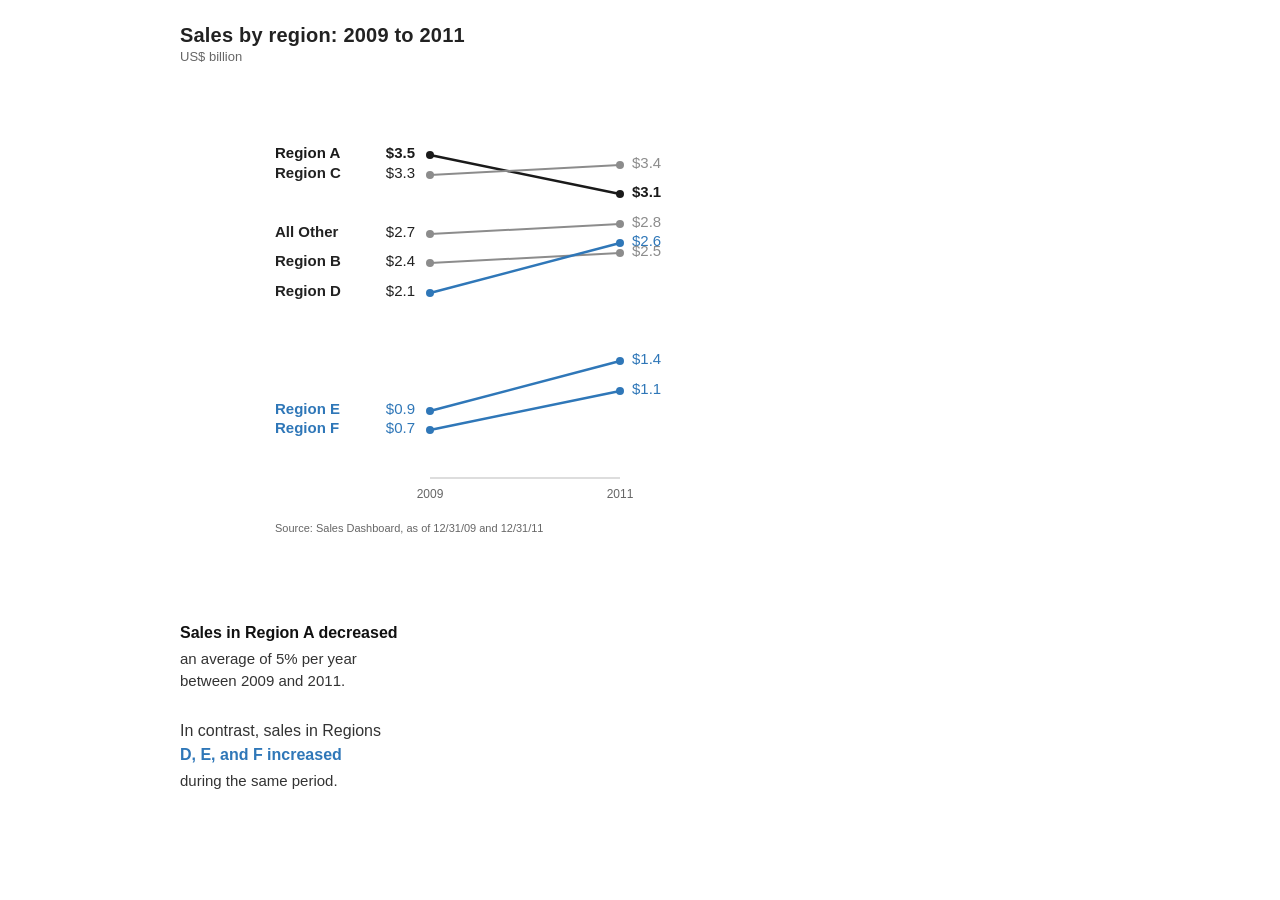
<file: dia10-11/sales-by-region.html>
<!DOCTYPE html>
<html lang="pt-BR">
<head>
<meta charset="UTF-8">
<meta name="viewport" content="width=device-width, initial-scale=1.0">
<title>Sales by region: 2009 to 2011</title>
<style>
  body {
    font-family: Arial, Helvetica, sans-serif;
    margin: 0;
    padding: 24px 40px;
    background: #ffffff;
    color: #222;
  }
  .page {
    max-width: 920px;
    margin: 0 auto;
  }
  .title {
    font-size: 20px;
    font-weight: bold;
    margin: 0 0 2px 0;
    letter-spacing: 0.2px;
  }
  .subtitle {
    font-size: 13px;
    color: #666;
    margin: 0 0 26px 0;
  }
  svg {
    display: block;
    background: #ffffff;
  }
  .axis-label {
    font-size: 12px;
    fill: #666;
    text-anchor: middle;
  }
  .source {
    font-size: 11px;
    fill: #666;
  }
</style>
</head>
<body>
<div class="page">
  <div class="title">Sales by region: 2009 to 2011</div>
  <div class="subtitle">US$ billion</div>

  <svg width="920" height="500" viewBox="0 0 920 500" xmlns="http://www.w3.org/2000/svg">
    <!--
      Value -> Y scale: domain [0.6, 3.6], range [350, 55]
      y(value) = 350 - (value - 0.6) * 98.33
      Left (2009) dot x = 250   Right (2011) dot x = 440
      Region names left-aligned x=95 ; 2009 values right-aligned end x=235
      2011 values left-aligned x=452
    -->

    <!-- Lines (drawn first so dots/labels sit on top) -->
    <!-- Region A: 3.5 -> 3.1 (black) -->
    <line x1="250" y1="65" x2="440" y2="104" stroke="#1a1a1a" stroke-width="2.5"/>
    <!-- Region C: 3.3 -> 3.4 (gray) -->
    <line x1="250" y1="85" x2="440" y2="75" stroke="#8c8c8c" stroke-width="2"/>
    <!-- All Other: 2.7 -> 2.8 (gray) -->
    <line x1="250" y1="144" x2="440" y2="134" stroke="#8c8c8c" stroke-width="2"/>
    <!-- Region B: 2.4 -> 2.5 (gray) -->
    <line x1="250" y1="173" x2="440" y2="163" stroke="#8c8c8c" stroke-width="2"/>
    <!-- Region D: 2.1 -> 2.6 (blue) -->
    <line x1="250" y1="203" x2="440" y2="153" stroke="#2f77b8" stroke-width="2.5"/>
    <!-- Region E: 0.9 -> 1.4 (blue) -->
    <line x1="250" y1="321" x2="440" y2="271" stroke="#2f77b8" stroke-width="2.5"/>
    <!-- Region F: 0.7 -> 1.1 (blue) -->
    <line x1="250" y1="340" x2="440" y2="301" stroke="#2f77b8" stroke-width="2.5"/>

    <!-- Dots (2009 left, 2011 right) -->
    <g fill="#1a1a1a">
      <circle cx="250" cy="65" r="4"/>
    </g>
    <g fill="#8c8c8c">
      <circle cx="250" cy="85" r="4"/>   <!-- C -->
      <circle cx="250" cy="144" r="4"/>  <!-- All Other -->
      <circle cx="250" cy="173" r="4"/>  <!-- B -->
    </g>
    <g fill="#2f77b8">
      <circle cx="250" cy="203" r="4"/>  <!-- D -->
      <circle cx="250" cy="321" r="4"/>  <!-- E -->
      <circle cx="250" cy="340" r="4"/>  <!-- F -->
    </g>
    <g fill="#1a1a1a">
      <circle cx="440" cy="104" r="4"/>  <!-- A end -->
    </g>
    <g fill="#8c8c8c">
      <circle cx="440" cy="75" r="4"/>   <!-- C end -->
      <circle cx="440" cy="134" r="4"/>  <!-- All Other end -->
      <circle cx="440" cy="163" r="4"/>  <!-- B end -->
    </g>
    <g fill="#2f77b8">
      <circle cx="440" cy="153" r="4"/>  <!-- D end -->
      <circle cx="440" cy="271" r="4"/>  <!-- E end -->
      <circle cx="440" cy="301" r="4"/>  <!-- F end -->
    </g>

    <!-- Left labels: region names -->
    <text x="95" y="68" font-size="15" font-weight="bold" fill="#1a1a1a">Region A</text>
    <text x="95" y="88" font-size="15" font-weight="bold" fill="#222">Region C</text>
    <text x="95" y="147" font-size="15" font-weight="bold" fill="#222">All Other</text>
    <text x="95" y="176" font-size="15" font-weight="bold" fill="#222">Region B</text>
    <text x="95" y="206" font-size="15" font-weight="bold" fill="#222">Region D</text>
    <text x="95" y="324" font-size="15" font-weight="bold" fill="#2f77b8">Region E</text>
    <text x="95" y="343" font-size="15" font-weight="bold" fill="#2f77b8">Region F</text>

    <!-- Left labels: 2009 values (right-aligned, ending at x=235) -->
    <text x="235" y="68" font-size="15" text-anchor="end" fill="#1a1a1a" font-weight="bold">$3.5</text>
    <text x="235" y="88" font-size="15" text-anchor="end" fill="#222">$3.3</text>
    <text x="235" y="147" font-size="15" text-anchor="end" fill="#222">$2.7</text>
    <text x="235" y="176" font-size="15" text-anchor="end" fill="#222">$2.4</text>
    <text x="235" y="206" font-size="15" text-anchor="end" fill="#222">$2.1</text>
    <text x="235" y="324" font-size="15" text-anchor="end" fill="#2f77b8">$0.9</text>
    <text x="235" y="343" font-size="15" text-anchor="end" fill="#2f77b8">$0.7</text>

    <!-- Right labels: 2011 values (left-aligned at x=452) -->
    <text x="452" y="78" font-size="15" fill="#8c8c8c">$3.4</text>
    <text x="452" y="107" font-size="15" fill="#1a1a1a" font-weight="bold">$3.1</text>
    <text x="452" y="137" font-size="15" fill="#8c8c8c">$2.8</text>
    <text x="452" y="156" font-size="15" fill="#2f77b8">$2.6</text>
    <text x="452" y="166" font-size="15" fill="#8c8c8c">$2.5</text>
    <text x="452" y="274" font-size="15" fill="#2f77b8">$1.4</text>
    <text x="452" y="304" font-size="15" fill="#2f77b8">$1.1</text>

    <!-- X axis -->
    <line x1="250" y1="388" x2="440" y2="388" stroke="#bbb" stroke-width="1"/>
    <text x="250" y="408" class="axis-label">2009</text>
    <text x="440" y="408" class="axis-label">2011</text>

    <!-- Source -->
    <text x="95" y="442" class="source">Source: Sales Dashboard, as of 12/31/09 and 12/31/11</text>
  </svg>

  <!-- Callout 1 -->
  <div style="margin-top: 34px; max-width: 370px;">
    <div style="font-size: 16px; font-weight: bold; color: #111; margin-bottom: 6px;">Sales in Region A decreased</div>
    <div style="font-size: 15px; color: #333; line-height: 1.45;">an average of 5% per year<br>between 2009 and 2011.</div>
  </div>

  <!-- Callout 2 -->
  <div style="margin-top: 30px; max-width: 380px;">
    <div style="font-size: 16px; color: #333; margin-bottom: 6px;">In contrast, sales in Regions</div>
    <div style="font-size: 16px; font-weight: bold; color: #2f77b8; margin-bottom: 6px;">D, E, and F increased</div>
    <div style="font-size: 15px; color: #333; line-height: 1.45;">during the same period.</div>
  </div>
</div>
</body>
</html>
</file>
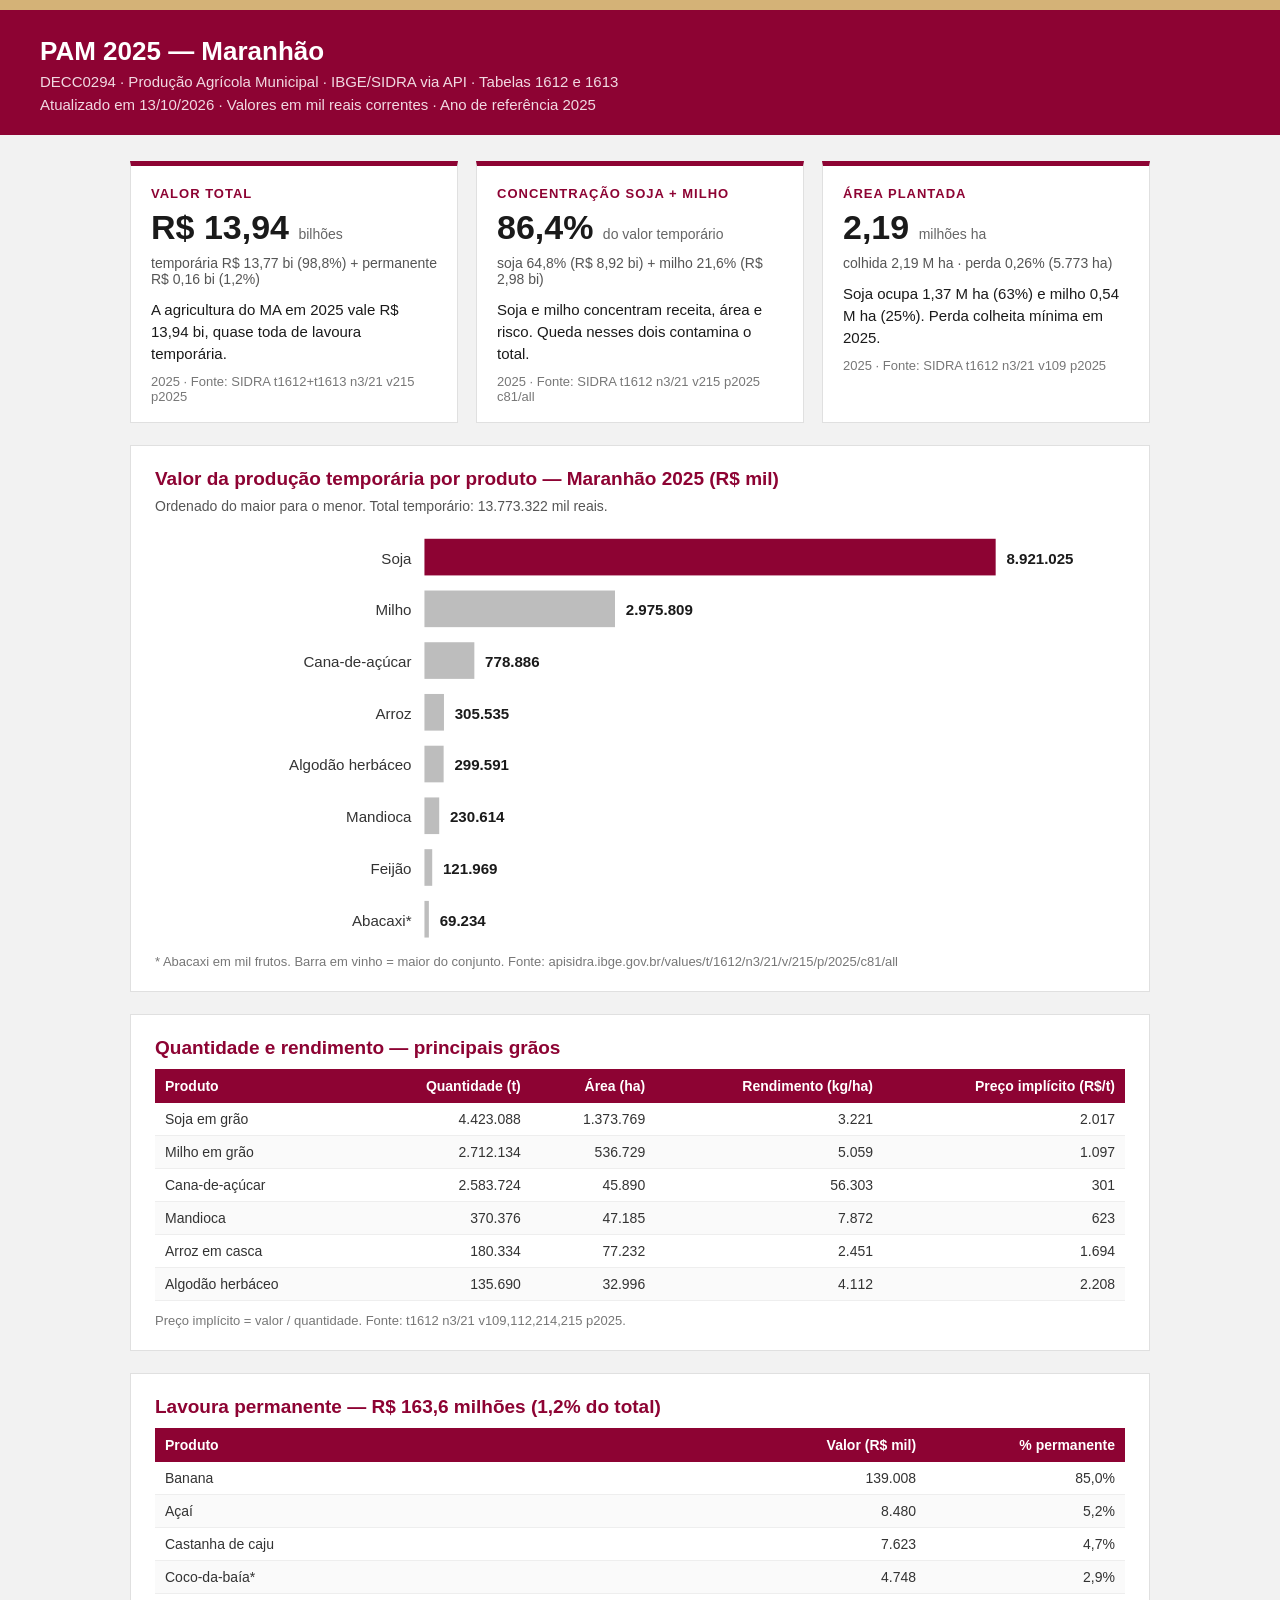
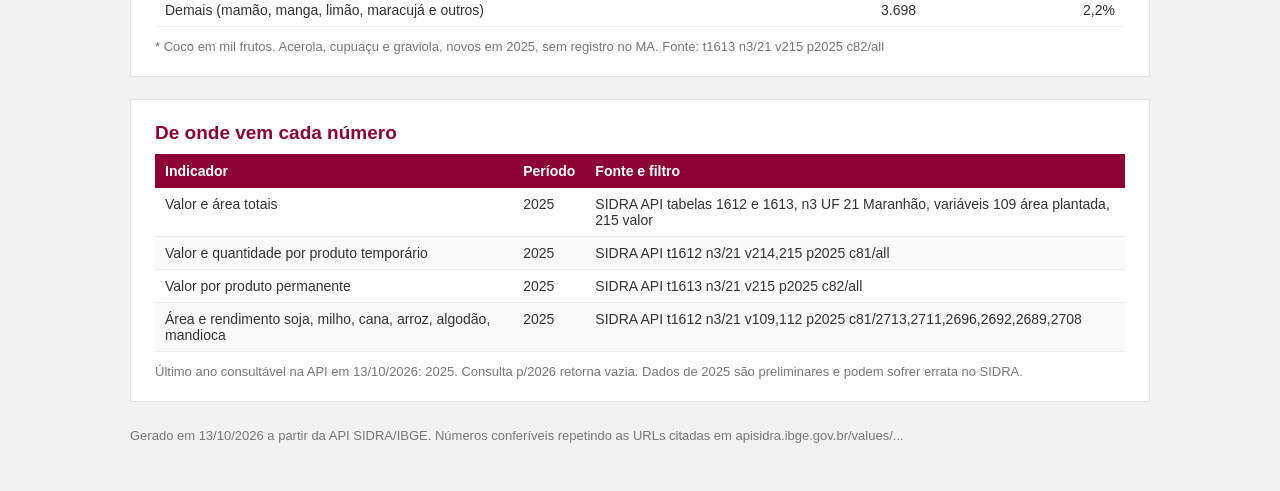
<file: dia13-10/painel-pam-maranhao-2025.html>
<!doctype html>
<html lang="pt-BR">
<head>
<meta charset="utf-8">
<meta name="viewport" content="width=device-width,initial-scale=1">
<title>PAM 2025 Maranhão - Painel - DECC0294 UFMA</title>
<style>
:root{--vinho:#8D0333;--dourado:#D4B277;--teal:#0AB0AB}
*{box-sizing:border-box;margin:0;padding:0}
body{font-family:"Segoe UI",Calibri,Arial,sans-serif;color:#333;background:#f2f2f2;padding:0 0 48px}
header{background:var(--vinho);color:#fff;padding:26px 40px 22px}
header h1{font-size:26px}
header p{margin-top:6px;font-size:15px;color:#f1d9e2}
.filete{height:10px;background:var(--dourado)}
main{max-width:1060px;margin:26px auto;padding:0 20px}
.cartoes{display:grid;grid-template-columns:repeat(auto-fit,minmax(280px,1fr));gap:18px}
.cartao{background:#fff;border:1px solid #e0e0e0;border-top:5px solid var(--vinho);padding:18px 20px}
.cartao .rot{font-size:13px;font-weight:700;letter-spacing:1px;color:var(--vinho);text-transform:uppercase}
.cartao .numero{font-size:34px;font-weight:700;color:#1a1a1a;margin-top:6px}
.cartao .un{font-size:14px;font-weight:400;color:#666}
.cartao .comp{font-size:14px;margin-top:8px;color:#555}
.cartao .conc{font-size:15px;margin-top:12px;color:#1a1a1a;line-height:1.45}
.cartao .periodo{font-size:13px;margin-top:10px;color:#777}
.bloco{background:#fff;border:1px solid #e0e0e0;padding:22px 24px;margin-top:22px}
.bloco h2{font-size:19px;color:var(--vinho);margin-bottom:8px}
.bloco p.sub{font-size:14px;color:#555;margin-bottom:14px}
.grafico svg{width:100%;height:auto}
.grafico .cat{font-size:14px;fill:#333;text-anchor:end}
.grafico .val{font-size:14px;fill:#1a1a1a;font-weight:700}
.nota{font-size:13px;color:#777;margin-top:12px}
table{width:100%;border-collapse:collapse;font-size:14px;margin-top:10px}
th{background:var(--vinho);color:#fff;text-align:left;padding:9px 10px}
td{padding:8px 10px;border-bottom:1px solid #eee;vertical-align:top}
tr:nth-child(even) td{background:#fafafa}
.num{text-align:right;white-space:nowrap}
footer{max-width:1060px;margin:22px auto 0;padding:0 20px;font-size:13px;color:#777}
</style>
</head>
<body>
<div class="filete"></div>
<header>
<h1>PAM 2025 — Maranhão</h1>
<p>DECC0294 · Produção Agrícola Municipal · IBGE/SIDRA via API · Tabelas 1612 e 1613</p>
<p>Atualizado em 13/10/2026 · Valores em mil reais correntes · Ano de referência 2025</p>
</header>
<main>
<div class="cartoes">
<article class="cartao">
<span class="rot">Valor total</span>
<p class="numero">R$ 13,94 <span class="un">bilhões</span></p>
<p class="comp">temporária R$ 13,77 bi (98,8%) + permanente R$ 0,16 bi (1,2%)</p>
<p class="conc">A agricultura do MA em 2025 vale R$ 13,94 bi, quase toda de lavoura temporária.</p>
<p class="periodo">2025 · Fonte: SIDRA t1612+t1613 n3/21 v215 p2025</p>
</article>
<article class="cartao">
<span class="rot">Concentração soja + milho</span>
<p class="numero">86,4% <span class="un">do valor temporário</span></p>
<p class="comp">soja 64,8% (R$ 8,92 bi) + milho 21,6% (R$ 2,98 bi)</p>
<p class="conc">Soja e milho concentram receita, área e risco. Queda nesses dois contamina o total.</p>
<p class="periodo">2025 · Fonte: SIDRA t1612 n3/21 v215 p2025 c81/all</p>
</article>
<article class="cartao">
<span class="rot">Área plantada</span>
<p class="numero">2,19 <span class="un">milhões ha</span></p>
<p class="comp">colhida 2,19 M ha · perda 0,26% (5.773 ha)</p>
<p class="conc">Soja ocupa 1,37 M ha (63%) e milho 0,54 M ha (25%). Perda colheita mínima em 2025.</p>
<p class="periodo">2025 · Fonte: SIDRA t1612 n3/21 v109 p2025</p>
</article>
</div>

<section class="bloco">
<h2>Valor da produção temporária por produto — Maranhão 2025 (R$ mil)</h2>
<p class="sub">Ordenado do maior para o menor. Total temporário: 13.773.322 mil reais.</p>
<div class="grafico">
<svg viewBox="0 0 900 380" role="img" aria-label="Valor por produto">
<text x="238" y="33" class="cat">Soja</text><rect x="250" y="10" width="530" height="34" fill="#8D0333"></rect><text x="790" y="33" class="val">8.921.025</text>
<text x="238" y="81" class="cat">Milho</text><rect x="250" y="58" width="176.8" height="34" fill="#BDBDBD"></rect><text x="436.8" y="81" class="val">2.975.809</text>
<text x="238" y="129" class="cat">Cana-de-açúcar</text><rect x="250" y="106" width="46.3" height="34" fill="#BDBDBD"></rect><text x="306.3" y="129" class="val">778.886</text>
<text x="238" y="177" class="cat">Arroz</text><rect x="250" y="154" width="18.1" height="34" fill="#BDBDBD"></rect><text x="278.1" y="177" class="val">305.535</text>
<text x="238" y="225" class="cat">Algodão herbáceo</text><rect x="250" y="202" width="17.8" height="34" fill="#BDBDBD"></rect><text x="277.8" y="225" class="val">299.591</text>
<text x="238" y="273" class="cat">Mandioca</text><rect x="250" y="250" width="13.7" height="34" fill="#BDBDBD"></rect><text x="273.7" y="273" class="val">230.614</text>
<text x="238" y="321" class="cat">Feijão</text><rect x="250" y="298" width="7.2" height="34" fill="#BDBDBD"></rect><text x="267.2" y="321" class="val">121.969</text>
<text x="238" y="369" class="cat">Abacaxi*</text><rect x="250" y="346" width="4.1" height="34" fill="#BDBDBD"></rect><text x="264.1" y="369" class="val">69.234</text>
</svg>
</div>
<p class="nota">* Abacaxi em mil frutos. Barra em vinho = maior do conjunto. Fonte: apisidra.ibge.gov.br/values/t/1612/n3/21/v/215/p/2025/c81/all</p>
</section>

<section class="bloco">
<h2>Quantidade e rendimento — principais grãos</h2>
<table>
<thead><tr><th>Produto</th><th class="num">Quantidade (t)</th><th class="num">Área (ha)</th><th class="num">Rendimento (kg/ha)</th><th class="num">Preço implícito (R$/t)</th></tr></thead>
<tbody>
<tr><td>Soja em grão</td><td class="num">4.423.088</td><td class="num">1.373.769</td><td class="num">3.221</td><td class="num">2.017</td></tr>
<tr><td>Milho em grão</td><td class="num">2.712.134</td><td class="num">536.729</td><td class="num">5.059</td><td class="num">1.097</td></tr>
<tr><td>Cana-de-açúcar</td><td class="num">2.583.724</td><td class="num">45.890</td><td class="num">56.303</td><td class="num">301</td></tr>
<tr><td>Mandioca</td><td class="num">370.376</td><td class="num">47.185</td><td class="num">7.872</td><td class="num">623</td></tr>
<tr><td>Arroz em casca</td><td class="num">180.334</td><td class="num">77.232</td><td class="num">2.451</td><td class="num">1.694</td></tr>
<tr><td>Algodão herbáceo</td><td class="num">135.690</td><td class="num">32.996</td><td class="num">4.112</td><td class="num">2.208</td></tr>
</tbody>
</table>
<p class="nota">Preço implícito = valor / quantidade. Fonte: t1612 n3/21 v109,112,214,215 p2025.</p>
</section>

<section class="bloco">
<h2>Lavoura permanente — R$ 163,6 milhões (1,2% do total)</h2>
<table>
<thead><tr><th>Produto</th><th class="num">Valor (R$ mil)</th><th class="num">% permanente</th></tr></thead>
<tbody>
<tr><td>Banana</td><td class="num">139.008</td><td class="num">85,0%</td></tr>
<tr><td>Açaí</td><td class="num">8.480</td><td class="num">5,2%</td></tr>
<tr><td>Castanha de caju</td><td class="num">7.623</td><td class="num">4,7%</td></tr>
<tr><td>Coco-da-baía*</td><td class="num">4.748</td><td class="num">2,9%</td></tr>
<tr><td>Demais (mamão, manga, limão, maracujá e outros)</td><td class="num">3.698</td><td class="num">2,2%</td></tr>
</tbody>
</table>
<p class="nota">* Coco em mil frutos. Acerola, cupuaçu e graviola, novos em 2025, sem registro no MA. Fonte: t1613 n3/21 v215 p2025 c82/all</p>
</section>

<section class="bloco">
<h2>De onde vem cada número</h2>
<table>
<thead><tr><th>Indicador</th><th>Período</th><th>Fonte e filtro</th></tr></thead>
<tbody>
<tr><td>Valor e área totais</td><td>2025</td><td>SIDRA API tabelas 1612 e 1613, n3 UF 21 Maranhão, variáveis 109 área plantada, 215 valor</td></tr>
<tr><td>Valor e quantidade por produto temporário</td><td>2025</td><td>SIDRA API t1612 n3/21 v214,215 p2025 c81/all</td></tr>
<tr><td>Valor por produto permanente</td><td>2025</td><td>SIDRA API t1613 n3/21 v215 p2025 c82/all</td></tr>
<tr><td>Área e rendimento soja, milho, cana, arroz, algodão, mandioca</td><td>2025</td><td>SIDRA API t1612 n3/21 v109,112 p2025 c81/2713,2711,2696,2692,2689,2708</td></tr>
</tbody>
</table>
<p class="nota">Último ano consultável na API em 13/10/2026: 2025. Consulta p/2026 retorna vazia. Dados de 2025 são preliminares e podem sofrer errata no SIDRA.</p>
</section>
</main>
<footer>
Gerado em 13/10/2026 a partir da API SIDRA/IBGE. Números conferíveis repetindo as URLs citadas em apisidra.ibge.gov.br/values/...
</footer>
</body>
</html>
</file>
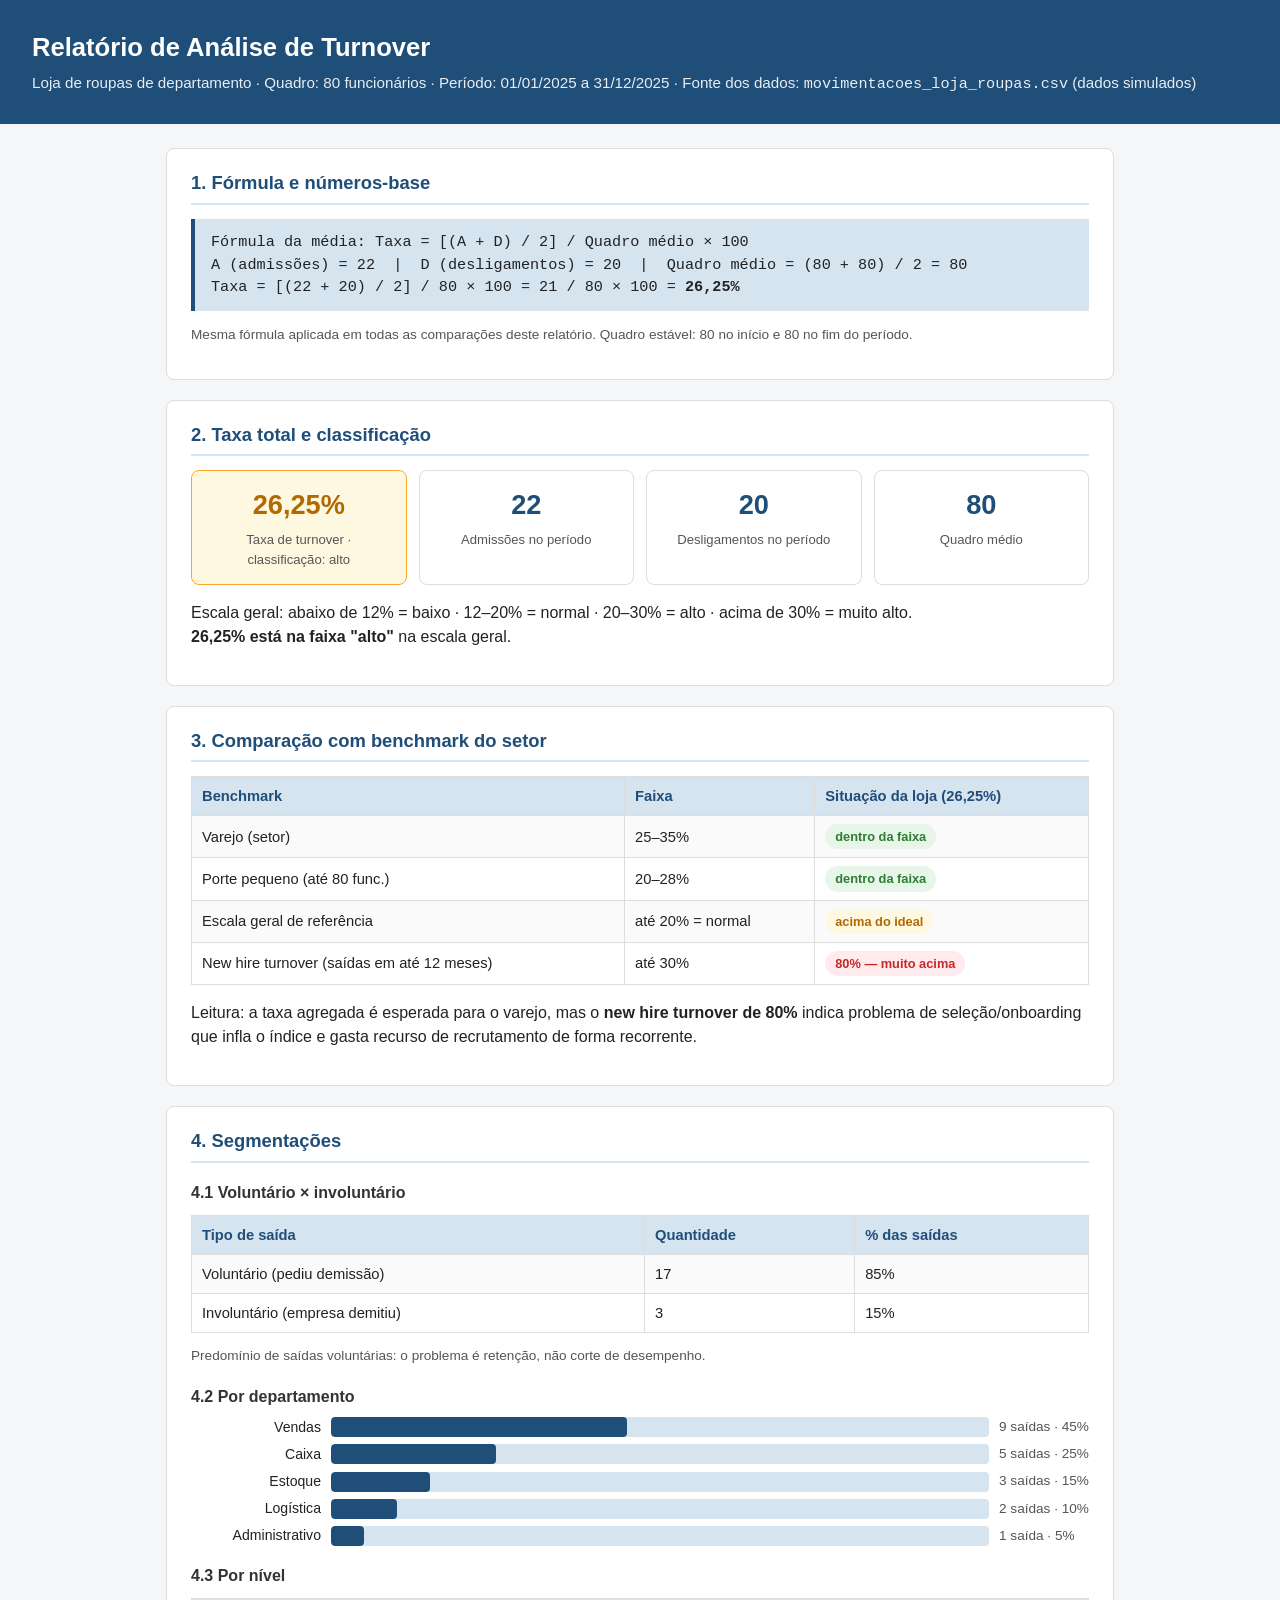
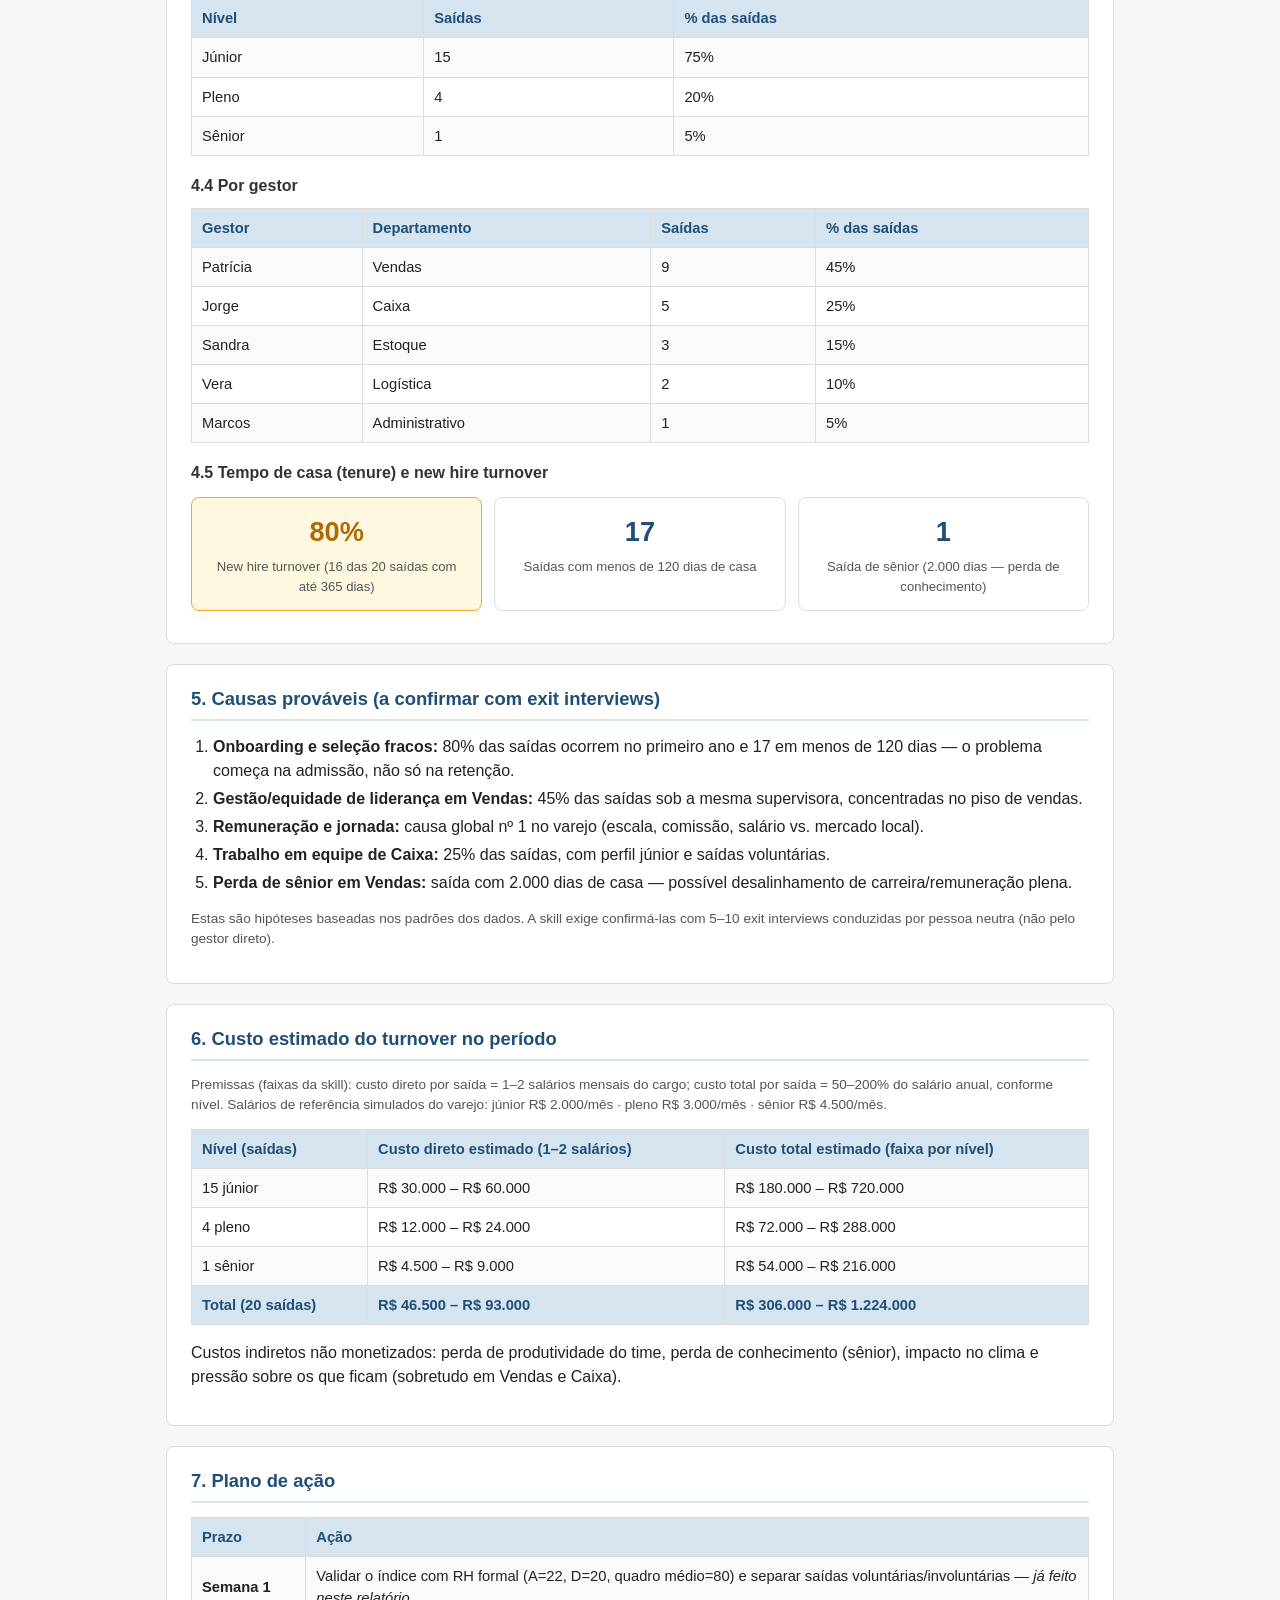
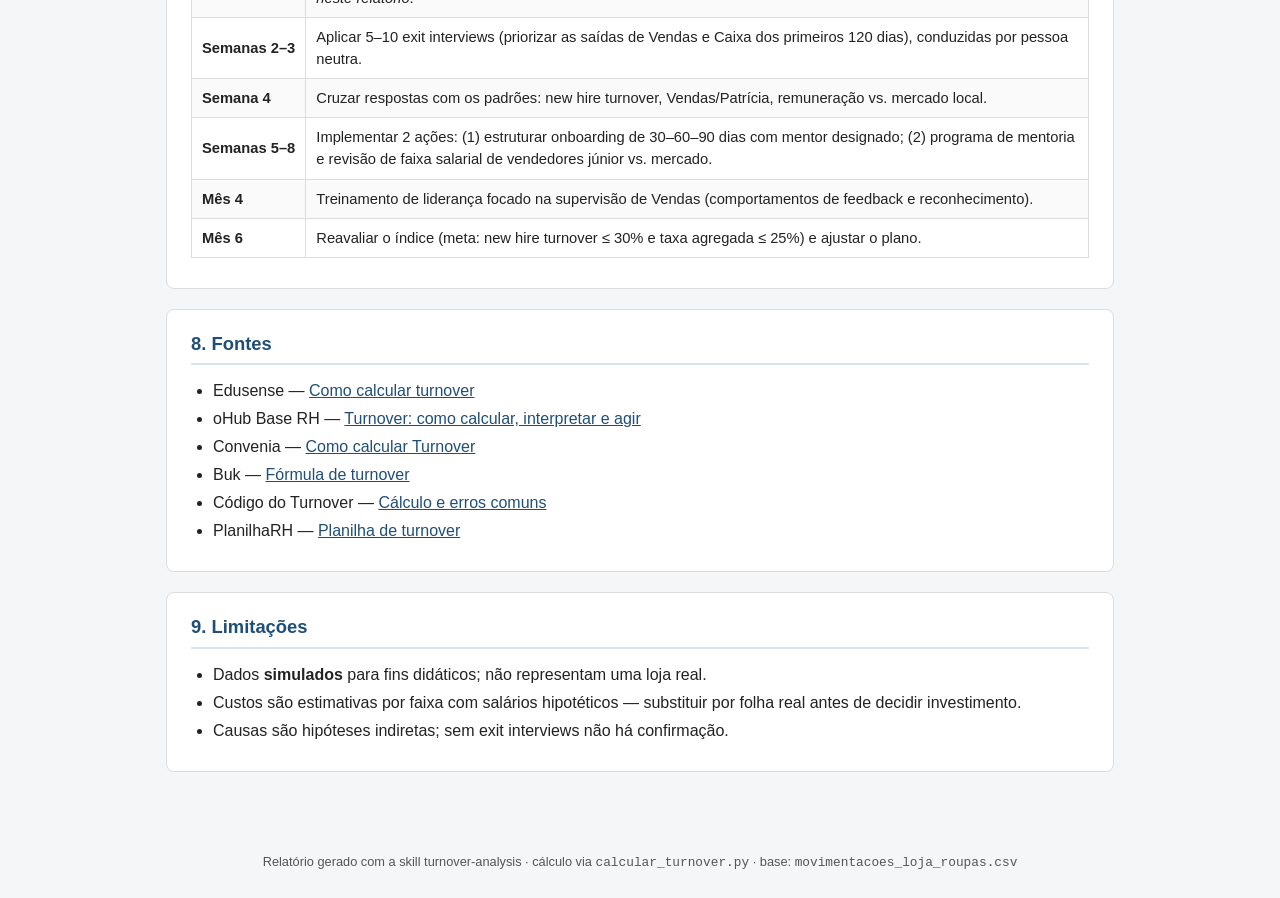
<file: dia13-10/relatorio_turnover_loja_roupas.html>
<!DOCTYPE html>
<html lang="pt-BR">
<head>
<meta charset="UTF-8">
<meta name="viewport" content="width=device-width, initial-scale=1.0">
<title>Relatório de Turnover — Loja de Roupas de Departamento (2025)</title>
<style>
  :root {
    --azul: #1f4e79;
    --azul-claro: #d6e4f0;
    --verde: #2e7d32;
    --verde-claro: #e8f5e9;
    --ambar: #f9a825;
    --ambar-claro: #fff8e1;
    --vermelho: #c62828;
    --vermelho-claro: #ffebee;
    --cinza: #555;
    --borda: #ddd;
  }
  * { box-sizing: border-box; }
  body {
    font-family: "Segoe UI", Arial, sans-serif;
    margin: 0;
    background: #f4f6f8;
    color: #222;
    line-height: 1.5;
  }
  header {
    background: var(--azul);
    color: #fff;
    padding: 28px 32px;
  }
  header h1 { margin: 0 0 6px; font-size: 1.6rem; }
  header p { margin: 0; opacity: .9; font-size: .95rem; }
  main { max-width: 980px; margin: 0 auto; padding: 24px 16px 48px; }
  section {
    background: #fff;
    border: 1px solid var(--borda);
    border-radius: 8px;
    padding: 20px 24px;
    margin-bottom: 20px;
  }
  h2 {
    margin: 0 0 14px;
    font-size: 1.15rem;
    color: var(--azul);
    border-bottom: 2px solid var(--azul-claro);
    padding-bottom: 6px;
  }
  h3 { margin: 18px 0 8px; font-size: 1rem; color: #333; }
  table {
    width: 100%;
    border-collapse: collapse;
    margin: 10px 0;
    font-size: .92rem;
  }
  th, td {
    border: 1px solid var(--borda);
    padding: 8px 10px;
    text-align: left;
  }
  th { background: var(--azul-claro); color: var(--azul); }
  tr:nth-child(even) td { background: #fafafa; }
  .kpis {
    display: grid;
    grid-template-columns: repeat(auto-fit, minmax(180px, 1fr));
    gap: 12px;
    margin: 12px 0;
  }
  .kpi {
    border: 1px solid var(--borda);
    border-radius: 8px;
    padding: 14px;
    text-align: center;
  }
  .kpi .valor { font-size: 1.7rem; font-weight: 700; color: var(--azul); }
  .kpi .rotulo { font-size: .82rem; color: var(--cinza); margin-top: 4px; }
  .sel-alto { background: var(--ambar-claro); border-color: var(--ambar); }
  .sel-alto .valor { color: #b26a00; }
  .barra-linha { display: flex; align-items: center; gap: 10px; margin: 6px 0; }
  .barra-rotulo { width: 130px; font-size: .88rem; text-align: right; }
  .barra-fundo { flex: 1; background: var(--azul-claro); border-radius: 4px; height: 20px; overflow: hidden; }
  .barra-fill { height: 100%; background: var(--azul); border-radius: 4px; }
  .barra-valor { width: 90px; font-size: .85rem; color: var(--cinza); }
  .formula {
    background: var(--azul-claro);
    border-left: 4px solid var(--azul);
    padding: 12px 16px;
    font-family: Consolas, monospace;
    font-size: .95rem;
    margin: 10px 0;
  }
  .badge {
    display: inline-block;
    padding: 3px 10px;
    border-radius: 999px;
    font-size: .8rem;
    font-weight: 600;
  }
  .badge-dentro { background: var(--verde-claro); color: var(--verde); }
  .badge-alto { background: var(--ambar-claro); color: #b26a00; }
  .badge-alerta { background: var(--vermelho-claro); color: var(--vermelho); }
  ol, ul { margin: 8px 0; padding-left: 22px; }
  li { margin: 4px 0; }
  .notas { font-size: .85rem; color: var(--cinza); }
  .fontes a { color: var(--azul); }
  .plano td:first-child { font-weight: 600; white-space: nowrap; }
  footer {
    text-align: center;
    font-size: .8rem;
    color: var(--cinza);
    padding: 12px 16px 28px;
  }
</style>
</head>
<body>

<header>
  <h1>Relatório de Análise de Turnover</h1>
  <p>Loja de roupas de departamento · Quadro: 80 funcionários · Período: 01/01/2025 a 31/12/2025 · Fonte dos dados: <code>movimentacoes_loja_roupas.csv</code> (dados simulados)</p>
</header>

<main>

<section>
  <h2>1. Fórmula e números-base</h2>
  <div class="formula">
    Fórmula da média: Taxa = [(A + D) / 2] / Quadro médio × 100<br>
    A (admissões) = 22 &nbsp;|&nbsp; D (desligamentos) = 20 &nbsp;|&nbsp; Quadro médio = (80 + 80) / 2 = 80<br>
    Taxa = [(22 + 20) / 2] / 80 × 100 = 21 / 80 × 100 = <strong>26,25%</strong>
  </div>
  <p class="notas">Mesma fórmula aplicada em todas as comparações deste relatório. Quadro estável: 80 no início e 80 no fim do período.</p>
</section>

<section>
  <h2>2. Taxa total e classificação</h2>
  <div class="kpis">
    <div class="kpi sel-alto">
      <div class="valor">26,25%</div>
      <div class="rotulo">Taxa de turnover · classificação: alto</div>
    </div>
    <div class="kpi">
      <div class="valor">22</div>
      <div class="rotulo">Admissões no período</div>
    </div>
    <div class="kpi">
      <div class="valor">20</div>
      <div class="rotulo">Desligamentos no período</div>
    </div>
    <div class="kpi">
      <div class="valor">80</div>
      <div class="rotulo">Quadro médio</div>
    </div>
  </div>
  <p>
    Escala geral: abaixo de 12% = baixo · 12–20% = normal · 20–30% = alto · acima de 30% = muito alto.<br>
    <strong>26,25% está na faixa "alto"</strong> na escala geral.
  </p>
</section>

<section>
  <h2>3. Comparação com benchmark do setor</h2>
  <table>
    <tr>
      <th>Benchmark</th>
      <th>Faixa</th>
      <th>Situação da loja (26,25%)</th>
    </tr>
    <tr>
      <td>Varejo (setor)</td>
      <td>25–35%</td>
      <td><span class="badge badge-dentro">dentro da faixa</span></td>
    </tr>
    <tr>
      <td>Porte pequeno (até 80 func.)</td>
      <td>20–28%</td>
      <td><span class="badge badge-dentro">dentro da faixa</span></td>
    </tr>
    <tr>
      <td>Escala geral de referência</td>
      <td>até 20% = normal</td>
      <td><span class="badge badge-alto">acima do ideal</span></td>
    </tr>
    <tr>
      <td>New hire turnover (saídas em até 12 meses)</td>
      <td>até 30%</td>
      <td><span class="badge badge-alerta">80% — muito acima</span></td>
    </tr>
  </table>
  <p>Leitura: a taxa agregada é esperada para o varejo, mas o <strong>new hire turnover de 80%</strong> indica problema de seleção/onboarding que infla o índice e gasta recurso de recrutamento de forma recorrente.</p>
</section>

<section>
  <h2>4. Segmentações</h2>

  <h3>4.1 Voluntário × involuntário</h3>
  <table>
    <tr><th>Tipo de saída</th><th>Quantidade</th><th>% das saídas</th></tr>
    <tr><td>Voluntário (pediu demissão)</td><td>17</td><td>85%</td></tr>
    <tr><td>Involuntário (empresa demitiu)</td><td>3</td><td>15%</td></tr>
  </table>
  <p class="notas">Predomínio de saídas voluntárias: o problema é retenção, não corte de desempenho.</p>

  <h3>4.2 Por departamento</h3>
  <div class="barra-linha"><div class="barra-rotulo">Vendas</div><div class="barra-fundo"><div class="barra-fill" style="width:45%"></div></div><div class="barra-valor">9 saídas · 45%</div></div>
  <div class="barra-linha"><div class="barra-rotulo">Caixa</div><div class="barra-fundo"><div class="barra-fill" style="width:25%"></div></div><div class="barra-valor">5 saídas · 25%</div></div>
  <div class="barra-linha"><div class="barra-rotulo">Estoque</div><div class="barra-fundo"><div class="barra-fill" style="width:15%"></div></div><div class="barra-valor">3 saídas · 15%</div></div>
  <div class="barra-linha"><div class="barra-rotulo">Logística</div><div class="barra-fundo"><div class="barra-fill" style="width:10%"></div></div><div class="barra-valor">2 saídas · 10%</div></div>
  <div class="barra-linha"><div class="barra-rotulo">Administrativo</div><div class="barra-fundo"><div class="barra-fill" style="width:5%"></div></div><div class="barra-valor">1 saída · 5%</div></div>

  <h3>4.3 Por nível</h3>
  <table>
    <tr><th>Nível</th><th>Saídas</th><th>% das saídas</th></tr>
    <tr><td>Júnior</td><td>15</td><td>75%</td></tr>
    <tr><td>Pleno</td><td>4</td><td>20%</td></tr>
    <tr><td>Sênior</td><td>1</td><td>5%</td></tr>
  </table>

  <h3>4.4 Por gestor</h3>
  <table>
    <tr><th>Gestor</th><th>Departamento</th><th>Saídas</th><th>% das saídas</th></tr>
    <tr><td>Patrícia</td><td>Vendas</td><td>9</td><td>45%</td></tr>
    <tr><td>Jorge</td><td>Caixa</td><td>5</td><td>25%</td></tr>
    <tr><td>Sandra</td><td>Estoque</td><td>3</td><td>15%</td></tr>
    <tr><td>Vera</td><td>Logística</td><td>2</td><td>10%</td></tr>
    <tr><td>Marcos</td><td>Administrativo</td><td>1</td><td>5%</td></tr>
  </table>

  <h3>4.5 Tempo de casa (tenure) e new hire turnover</h3>
  <div class="kpis">
    <div class="kpi sel-alto">
      <div class="valor">80%</div>
      <div class="rotulo">New hire turnover (16 das 20 saídas com até 365 dias)</div>
    </div>
    <div class="kpi">
      <div class="valor">17</div>
      <div class="rotulo">Saídas com menos de 120 dias de casa</div>
    </div>
    <div class="kpi">
      <div class="valor">1</div>
      <div class="rotulo">Saída de sênior (2.000 dias — perda de conhecimento)</div>
    </div>
  </div>
</section>

<section>
  <h2>5. Causas prováveis (a confirmar com exit interviews)</h2>
  <ol>
    <li><strong>Onboarding e seleção fracos:</strong> 80% das saídas ocorrem no primeiro ano e 17 em menos de 120 dias — o problema começa na admissão, não só na retenção.</li>
    <li><strong>Gestão/equidade de liderança em Vendas:</strong> 45% das saídas sob a mesma supervisora, concentradas no piso de vendas.</li>
    <li><strong>Remuneração e jornada:</strong> causa global nº 1 no varejo (escala, comissão, salário vs. mercado local).</li>
    <li><strong>Trabalho em equipe de Caixa:</strong> 25% das saídas, com perfil júnior e saídas voluntárias.</li>
    <li><strong>Perda de sênior em Vendas:</strong> saída com 2.000 dias de casa — possível desalinhamento de carreira/remuneração plena.</li>
  </ol>
  <p class="notas">Estas são hipóteses baseadas nos padrões dos dados. A skill exige confirmá-las com 5–10 exit interviews conduzidas por pessoa neutra (não pelo gestor direto).</p>
</section>

<section>
  <h2>6. Custo estimado do turnover no período</h2>
  <p class="notas">Premissas (faixas da skill): custo direto por saída = 1–2 salários mensais do cargo; custo total por saída = 50–200% do salário anual, conforme nível. Salários de referência simulados do varejo: júnior R$ 2.000/mês · pleno R$ 3.000/mês · sênior R$ 4.500/mês.</p>
  <table>
    <tr><th>Nível (saídas)</th><th>Custo direto estimado (1–2 salários)</th><th>Custo total estimado (faixa por nível)</th></tr>
    <tr><td>15 júnior</td><td>R$ 30.000 – R$ 60.000</td><td>R$ 180.000 – R$ 720.000</td></tr>
    <tr><td>4 pleno</td><td>R$ 12.000 – R$ 24.000</td><td>R$ 72.000 – R$ 288.000</td></tr>
    <tr><td>1 sênior</td><td>R$ 4.500 – R$ 9.000</td><td>R$ 54.000 – R$ 216.000</td></tr>
    <tr><th>Total (20 saídas)</th><th>R$ 46.500 – R$ 93.000</th><th>R$ 306.000 – R$ 1.224.000</th></tr>
  </table>
  <p>Custos indiretos não monetizados: perda de produtividade do time, perda de conhecimento (sênior), impacto no clima e pressão sobre os que ficam (sobretudo em Vendas e Caixa).</p>
</section>

<section>
  <h2>7. Plano de ação</h2>
  <table class="plano">
    <tr><th>Prazo</th><th>Ação</th></tr>
    <tr><td>Semana 1</td><td>Validar o índice com RH formal (A=22, D=20, quadro médio=80) e separar saídas voluntárias/involuntárias — <em>já feito neste relatório</em>.</td></tr>
    <tr><td>Semanas 2–3</td><td>Aplicar 5–10 exit interviews (priorizar as saídas de Vendas e Caixa dos primeiros 120 dias), conduzidas por pessoa neutra.</td></tr>
    <tr><td>Semana 4</td><td>Cruzar respostas com os padrões: new hire turnover, Vendas/Patrícia, remuneração vs. mercado local.</td></tr>
    <tr><td>Semanas 5–8</td><td>Implementar 2 ações: (1) estruturar onboarding de 30–60–90 dias com mentor designado; (2) programa de mentoria e revisão de faixa salarial de vendedores júnior vs. mercado.</td></tr>
    <tr><td>Mês 4</td><td>Treinamento de liderança focado na supervisão de Vendas (comportamentos de feedback e reconhecimento).</td></tr>
    <tr><td>Mês 6</td><td>Reavaliar o índice (meta: new hire turnover ≤ 30% e taxa agregada ≤ 25%) e ajustar o plano.</td></tr>
  </table>
</section>

<section class="fontes">
  <h2>8. Fontes</h2>
  <ul>
    <li>Edusense — <a href="https://www.edusense.com.br/blog/como-calcular-turnover/">Como calcular turnover</a></li>
    <li>oHub Base RH — <a href="https://base.ohub.com.br/rh/conteudos/digital-e-analytics/people-analytics/turnover-como-calcular-interpretar-e-agir">Turnover: como calcular, interpretar e agir</a></li>
    <li>Convenia — <a href="https://blog.convenia.com.br/como-calcular-turnover/">Como calcular Turnover</a></li>
    <li>Buk — <a href="https://www.buk.com.br/blog/entenda-como-calcular-o-turnover">Fórmula de turnover</a></li>
    <li>Código do Turnover — <a href="https://codigodoturnover.com/conteudos/como-calcular-turnover">Cálculo e erros comuns</a></li>
    <li>PlanilhaRH — <a href="https://www.planilharh.com/planilha/de-turnover-e-rotatividade/">Planilha de turnover</a></li>
  </ul>
</section>

<section>
  <h2>9. Limitações</h2>
  <ul>
    <li>Dados <strong>simulados</strong> para fins didáticos; não representam uma loja real.</li>
    <li>Custos são estimativas por faixa com salários hipotéticos — substituir por folha real antes de decidir investimento.</li>
    <li>Causas são hipóteses indiretas; sem exit interviews não há confirmação.</li>
  </ul>
</section>

</main>

<footer>
  Relatório gerado com a skill turnover-analysis · cálculo via <code>calcular_turnover.py</code> · base: <code>movimentacoes_loja_roupas.csv</code>
</footer>

</body>
</html>
</file>
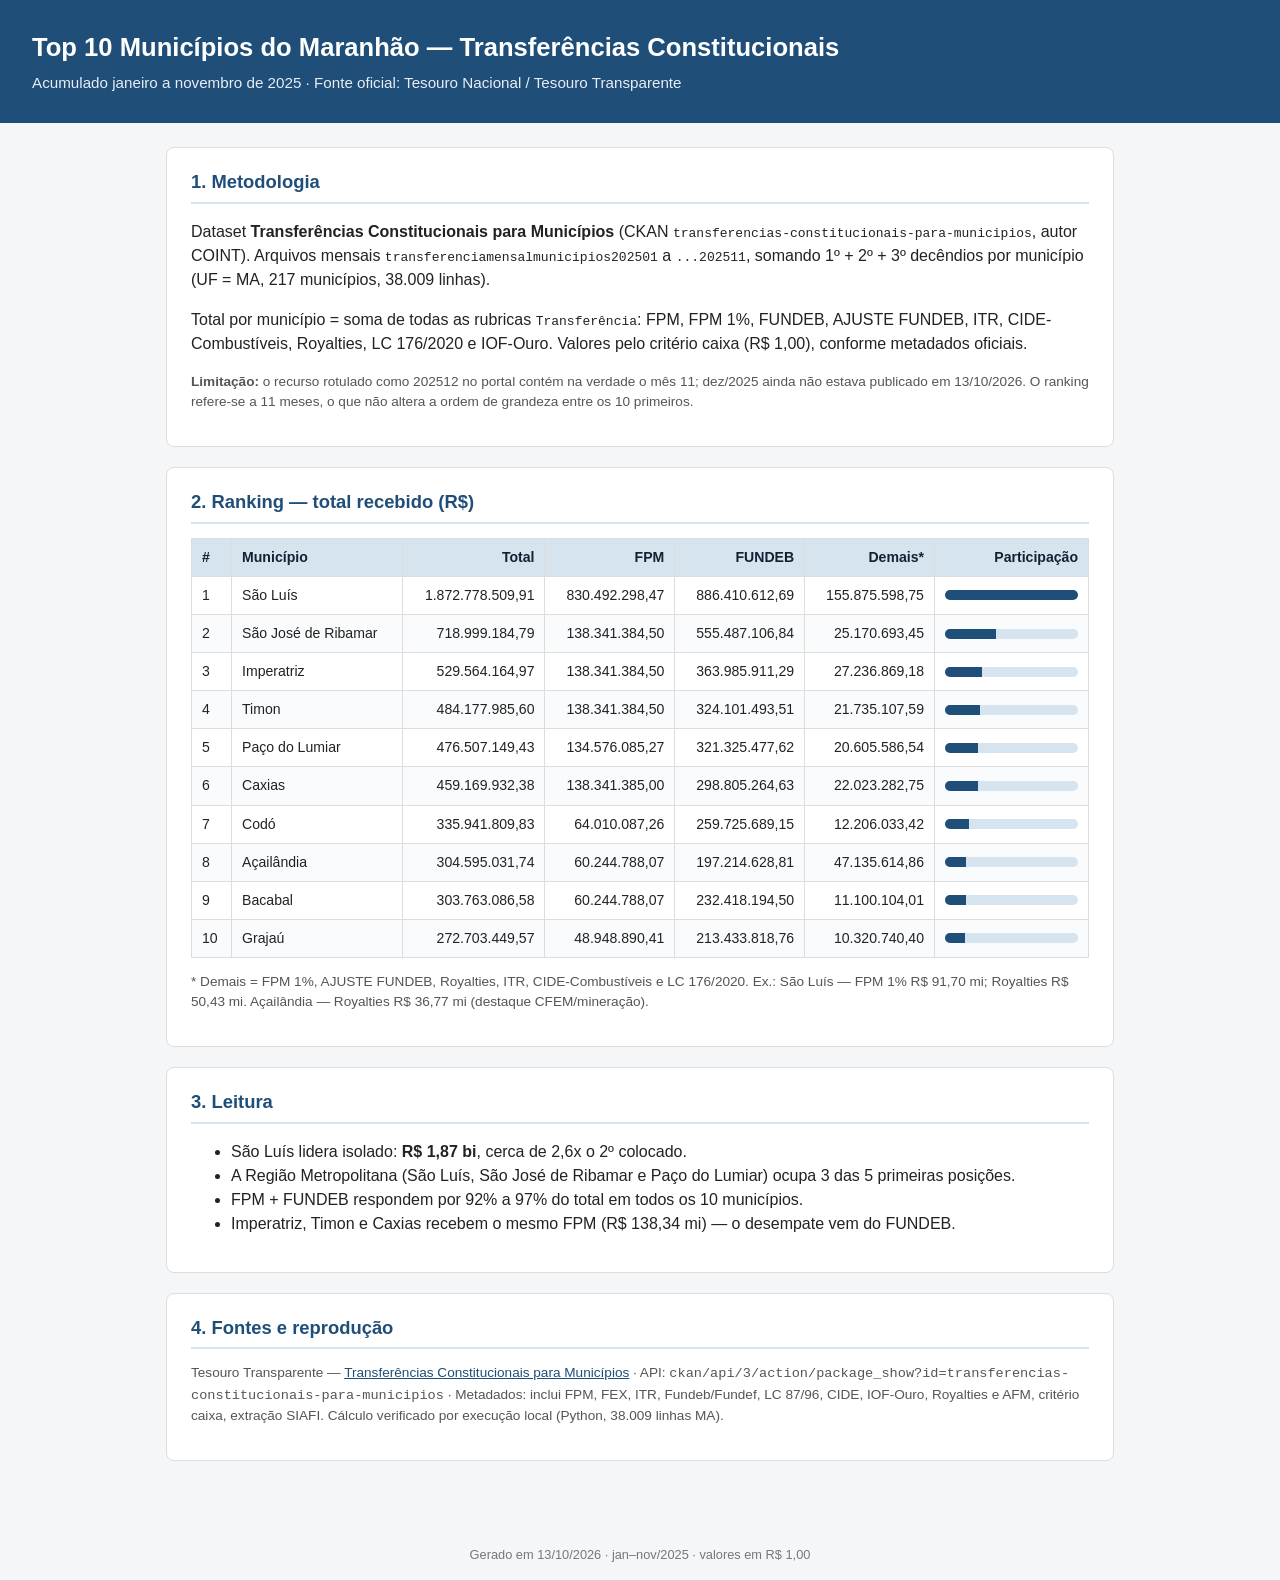
<file: dia13-10/top10-transferencias-constitucionais-ma.html>
<!DOCTYPE html>
<html lang="pt-BR">
<head>
<meta charset="UTF-8">
<meta name="viewport" content="width=device-width, initial-scale=1.0">
<title>Top 10 Municípios do Maranhão — Transferências Constitucionais (jan–nov/2025)</title>
<style>
  :root {
    --azul: #1f4e79;
    --azul-claro: #d6e4f0;
    --verde: #2e7d32;
    --cinza: #555;
    --borda: #ddd;
  }
  * { box-sizing: border-box; }
  body { font-family: "Segoe UI", Arial, sans-serif; margin: 0; background: #f4f6f8; color: #222; line-height: 1.5; }
  header { background: var(--azul); color: #fff; padding: 28px 32px; }
  header h1 { margin: 0 0 6px; font-size: 1.6rem; }
  header p { margin: 0; opacity: .9; font-size: .95rem; }
  main { max-width: 980px; margin: 0 auto; padding: 24px 16px 48px; }
  section { background: #fff; border: 1px solid var(--borda); border-radius: 8px; padding: 20px 24px; margin-bottom: 20px; }
  h2 { margin: 0 0 14px; font-size: 1.15rem; color: var(--azul); border-bottom: 2px solid var(--azul-claro); padding-bottom: 6px; }
  table { width: 100%; border-collapse: collapse; margin: 10px 0; font-size: .88rem; }
  th, td { border: 1px solid var(--borda); padding: 8px 10px; text-align: right; }
  th:first-child, td:first-child, th:nth-child(2), td:nth-child(2) { text-align: left; }
  th { background: var(--azul-claro); color: #123; }
  tr:nth-child(even) td { background: #fafbfc; }
  .bar { height: 10px; background: var(--azul-claro); border-radius: 5px; overflow: hidden; min-width: 120px; }
  .bar > div { height: 100%; background: var(--azul); }
  .nota { font-size: .85rem; color: var(--cinza); }
  footer { text-align: center; color: #777; font-size: .8rem; padding: 16px; }
  a { color: var(--azul); }
</style>
</head>
<body>
<header>
  <h1>Top 10 Municípios do Maranhão — Transferências Constitucionais</h1>
  <p>Acumulado janeiro a novembro de 2025 · Fonte oficial: Tesouro Nacional / Tesouro Transparente</p>
</header>
<main>
  <section>
    <h2>1. Metodologia</h2>
    <p>Dataset <strong>Transferências Constitucionais para Municípios</strong> (CKAN <code>transferencias-constitucionais-para-municipios</code>, autor COINT). Arquivos mensais <code>transferenciamensalmunicipios202501</code> a <code>...202511</code>, somando 1º + 2º + 3º decêndios por município (UF = MA, 217 municípios, 38.009 linhas).</p>
    <p>Total por município = soma de todas as rubricas <code>Transferência</code>: FPM, FPM 1%, FUNDEB, AJUSTE FUNDEB, ITR, CIDE-Combustíveis, Royalties, LC 176/2020 e IOF-Ouro. Valores pelo critério caixa (R$ 1,00), conforme metadados oficiais.</p>
    <p class="nota"><strong>Limitação:</strong> o recurso rotulado como 202512 no portal contém na verdade o mês 11; dez/2025 ainda não estava publicado em 13/10/2026. O ranking refere-se a 11 meses, o que não altera a ordem de grandeza entre os 10 primeiros.</p>
  </section>

  <section>
    <h2>2. Ranking — total recebido (R$)</h2>
    <table>
      <thead>
        <tr><th>#</th><th>Município</th><th>Total</th><th>FPM</th><th>FUNDEB</th><th>Demais*</th><th>Participação</th></tr>
      </thead>
      <tbody>
        <tr><td>1</td><td>São Luís</td><td>1.872.778.509,91</td><td>830.492.298,47</td><td>886.410.612,69</td><td>155.875.598,75</td><td><div class="bar"><div style="width:100%"></div></div></td></tr>
        <tr><td>2</td><td>São José de Ribamar</td><td>718.999.184,79</td><td>138.341.384,50</td><td>555.487.106,84</td><td>25.170.693,45</td><td><div class="bar"><div style="width:38%"></div></div></td></tr>
        <tr><td>3</td><td>Imperatriz</td><td>529.564.164,97</td><td>138.341.384,50</td><td>363.985.911,29</td><td>27.236.869,18</td><td><div class="bar"><div style="width:28%"></div></div></td></tr>
        <tr><td>4</td><td>Timon</td><td>484.177.985,60</td><td>138.341.384,50</td><td>324.101.493,51</td><td>21.735.107,59</td><td><div class="bar"><div style="width:26%"></div></div></td></tr>
        <tr><td>5</td><td>Paço do Lumiar</td><td>476.507.149,43</td><td>134.576.085,27</td><td>321.325.477,62</td><td>20.605.586,54</td><td><div class="bar"><div style="width:25%"></div></div></td></tr>
        <tr><td>6</td><td>Caxias</td><td>459.169.932,38</td><td>138.341.385,00</td><td>298.805.264,63</td><td>22.023.282,75</td><td><div class="bar"><div style="width:25%"></div></div></td></tr>
        <tr><td>7</td><td>Codó</td><td>335.941.809,83</td><td>64.010.087,26</td><td>259.725.689,15</td><td>12.206.033,42</td><td><div class="bar"><div style="width:18%"></div></div></td></tr>
        <tr><td>8</td><td>Açailândia</td><td>304.595.031,74</td><td>60.244.788,07</td><td>197.214.628,81</td><td>47.135.614,86</td><td><div class="bar"><div style="width:16%"></div></div></td></tr>
        <tr><td>9</td><td>Bacabal</td><td>303.763.086,58</td><td>60.244.788,07</td><td>232.418.194,50</td><td>11.100.104,01</td><td><div class="bar"><div style="width:16%"></div></div></td></tr>
        <tr><td>10</td><td>Grajaú</td><td>272.703.449,57</td><td>48.948.890,41</td><td>213.433.818,76</td><td>10.320.740,40</td><td><div class="bar"><div style="width:15%"></div></div></td></tr>
      </tbody>
    </table>
    <p class="nota">* Demais = FPM 1%, AJUSTE FUNDEB, Royalties, ITR, CIDE-Combustíveis e LC 176/2020. Ex.: São Luís — FPM 1% R$ 91,70 mi; Royalties R$ 50,43 mi. Açailândia — Royalties R$ 36,77 mi (destaque CFEM/mineração).</p>
  </section>

  <section>
    <h2>3. Leitura</h2>
    <ul>
      <li>São Luís lidera isolado: <strong>R$ 1,87 bi</strong>, cerca de 2,6x o 2º colocado.</li>
      <li>A Região Metropolitana (São Luís, São José de Ribamar e Paço do Lumiar) ocupa 3 das 5 primeiras posições.</li>
      <li>FPM + FUNDEB respondem por 92% a 97% do total em todos os 10 municípios.</li>
      <li>Imperatriz, Timon e Caxias recebem o mesmo FPM (R$ 138,34 mi) — o desempate vem do FUNDEB.</li>
    </ul>
  </section>

  <section>
    <h2>4. Fontes e reprodução</h2>
    <p class="nota">Tesouro Transparente — <a href="https://www.tesourotransparente.gov.br/ckan/dataset/transferencias-constitucionais-para-municipios">Transferências Constitucionais para Municípios</a> · API: <code>ckan/api/3/action/package_show?id=transferencias-constitucionais-para-municipios</code> · Metadados: inclui FPM, FEX, ITR, Fundeb/Fundef, LC 87/96, CIDE, IOF-Ouro, Royalties e AFM, critério caixa, extração SIAFI. Cálculo verificado por execução local (Python, 38.009 linhas MA).</p>
  </section>
</main>
<footer>Gerado em 13/10/2026 · jan–nov/2025 · valores em R$ 1,00</footer>
</body>
</html>
</file>
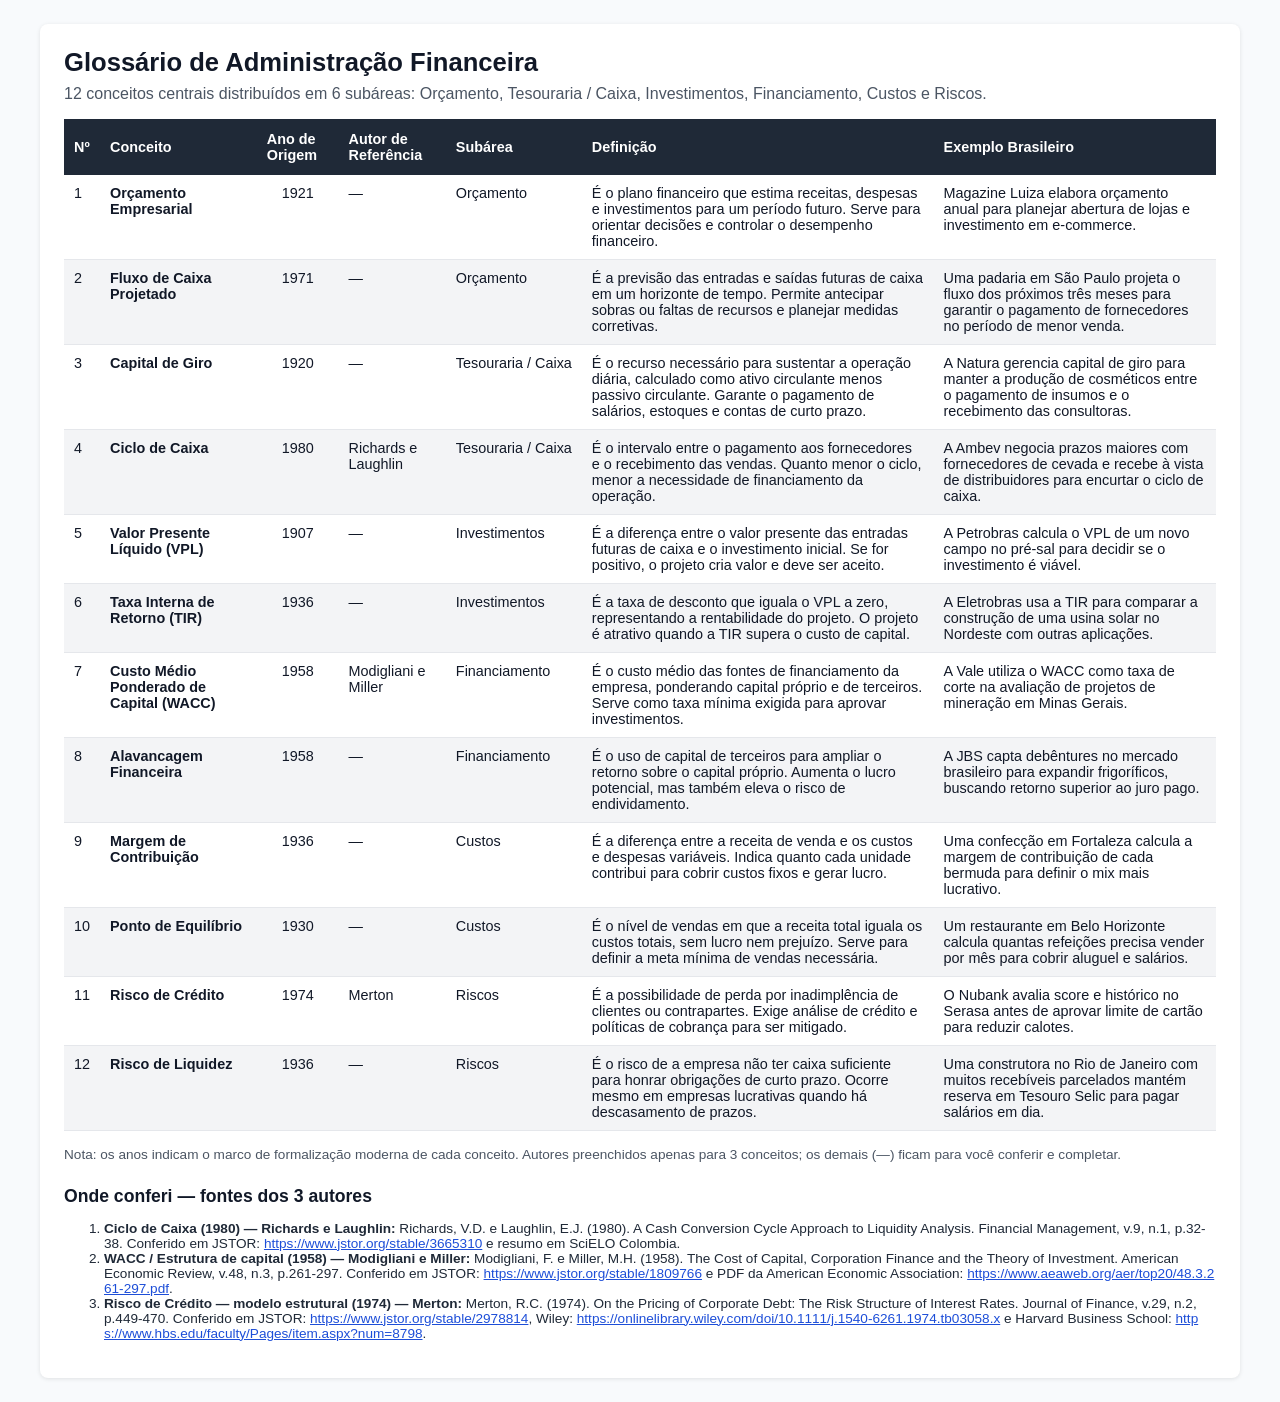
<file: dia29-09/entregas/glossario.html>
<!DOCTYPE html>
<html lang="pt-BR">
<head>
<meta charset="UTF-8">
<meta name="viewport" content="width=device-width, initial-scale=1.0">
<title>Glossário - Administração Financeira</title>
<style>
  * { box-sizing: border-box; }
  body { font-family: Arial, Helvetica, sans-serif; margin: 0; padding: 24px; background: #f8fafc; color: #111827; }
  .container { max-width: 1200px; margin: 0 auto; background: #ffffff; padding: 24px; border-radius: 8px; box-shadow: 0 1px 4px rgba(0,0,0,0.1); }
  h1 { margin: 0 0 8px 0; font-size: 1.6rem; }
  h2 { margin: 24px 0 8px 0; font-size: 1.1rem; }
  p.sub { margin: 0 0 16px 0; color: #4b5563; }
  p.nota { margin: 16px 0 0 0; color: #4b5563; font-size: 0.85rem; }
  table { width: 100%; border-collapse: collapse; font-size: 0.9rem; }
  thead th { background: #1f2937; color: #ffffff; text-align: left; padding: 12px 10px; }
  tbody td { padding: 10px; border-bottom: 1px solid #e5e7eb; vertical-align: top; }
  tbody tr:nth-child(odd) { background: #ffffff; }
  tbody tr:nth-child(even) { background: #f3f4f6; }
  td.conceito { font-weight: bold; }
  td.subarea { white-space: nowrap; }
  td.ano { white-space: nowrap; text-align: center; }
  ol.fontes { font-size: 0.85rem; color: #1f2937; }
  ol.fontes a { color: #1d4ed8; word-break: break-all; }
  @media (max-width: 700px) {
    body { padding: 12px; }
    .container { padding: 16px; }
    table, thead, tbody, th, td, tr { display: block; }
    thead { display: none; }
    tbody tr { margin-bottom: 12px; border: 1px solid #e5e7eb; border-radius: 6px; }
  }
</style>
</head>
<body>
<div class="container">
<h1>Glossário de Administração Financeira</h1>
<p class="sub">12 conceitos centrais distribuídos em 6 subáreas: Orçamento, Tesouraria / Caixa, Investimentos, Financiamento, Custos e Riscos.</p>
<table>
<thead>
<tr>
<th>Nº</th>
<th>Conceito</th>
<th>Ano de Origem</th>
<th>Autor de Referência</th>
<th>Subárea</th>
<th>Definição</th>
<th>Exemplo Brasileiro</th>
</tr>
</thead>
<tbody>
<tr>
<td>1</td>
<td class="conceito">Orçamento Empresarial</td>
<td class="ano">1921</td>
<td>—</td>
<td class="subarea">Orçamento</td>
<td>É o plano financeiro que estima receitas, despesas e investimentos para um período futuro. Serve para orientar decisões e controlar o desempenho financeiro.</td>
<td>Magazine Luiza elabora orçamento anual para planejar abertura de lojas e investimento em e-commerce.</td>
</tr>
<tr>
<td>2</td>
<td class="conceito">Fluxo de Caixa Projetado</td>
<td class="ano">1971</td>
<td>—</td>
<td class="subarea">Orçamento</td>
<td>É a previsão das entradas e saídas futuras de caixa em um horizonte de tempo. Permite antecipar sobras ou faltas de recursos e planejar medidas corretivas.</td>
<td>Uma padaria em São Paulo projeta o fluxo dos próximos três meses para garantir o pagamento de fornecedores no período de menor venda.</td>
</tr>
<tr>
<td>3</td>
<td class="conceito">Capital de Giro</td>
<td class="ano">1920</td>
<td>—</td>
<td class="subarea">Tesouraria / Caixa</td>
<td>É o recurso necessário para sustentar a operação diária, calculado como ativo circulante menos passivo circulante. Garante o pagamento de salários, estoques e contas de curto prazo.</td>
<td>A Natura gerencia capital de giro para manter a produção de cosméticos entre o pagamento de insumos e o recebimento das consultoras.</td>
</tr>
<tr>
<td>4</td>
<td class="conceito">Ciclo de Caixa</td>
<td class="ano">1980</td>
<td>Richards e Laughlin</td>
<td class="subarea">Tesouraria / Caixa</td>
<td>É o intervalo entre o pagamento aos fornecedores e o recebimento das vendas. Quanto menor o ciclo, menor a necessidade de financiamento da operação.</td>
<td>A Ambev negocia prazos maiores com fornecedores de cevada e recebe à vista de distribuidores para encurtar o ciclo de caixa.</td>
</tr>
<tr>
<td>5</td>
<td class="conceito">Valor Presente Líquido (VPL)</td>
<td class="ano">1907</td>
<td>—</td>
<td class="subarea">Investimentos</td>
<td>É a diferença entre o valor presente das entradas futuras de caixa e o investimento inicial. Se for positivo, o projeto cria valor e deve ser aceito.</td>
<td>A Petrobras calcula o VPL de um novo campo no pré-sal para decidir se o investimento é viável.</td>
</tr>
<tr>
<td>6</td>
<td class="conceito">Taxa Interna de Retorno (TIR)</td>
<td class="ano">1936</td>
<td>—</td>
<td class="subarea">Investimentos</td>
<td>É a taxa de desconto que iguala o VPL a zero, representando a rentabilidade do projeto. O projeto é atrativo quando a TIR supera o custo de capital.</td>
<td>A Eletrobras usa a TIR para comparar a construção de uma usina solar no Nordeste com outras aplicações.</td>
</tr>
<tr>
<td>7</td>
<td class="conceito">Custo Médio Ponderado de Capital (WACC)</td>
<td class="ano">1958</td>
<td>Modigliani e Miller</td>
<td class="subarea">Financiamento</td>
<td>É o custo médio das fontes de financiamento da empresa, ponderando capital próprio e de terceiros. Serve como taxa mínima exigida para aprovar investimentos.</td>
<td>A Vale utiliza o WACC como taxa de corte na avaliação de projetos de mineração em Minas Gerais.</td>
</tr>
<tr>
<td>8</td>
<td class="conceito">Alavancagem Financeira</td>
<td class="ano">1958</td>
<td>—</td>
<td class="subarea">Financiamento</td>
<td>É o uso de capital de terceiros para ampliar o retorno sobre o capital próprio. Aumenta o lucro potencial, mas também eleva o risco de endividamento.</td>
<td>A JBS capta debêntures no mercado brasileiro para expandir frigoríficos, buscando retorno superior ao juro pago.</td>
</tr>
<tr>
<td>9</td>
<td class="conceito">Margem de Contribuição</td>
<td class="ano">1936</td>
<td>—</td>
<td class="subarea">Custos</td>
<td>É a diferença entre a receita de venda e os custos e despesas variáveis. Indica quanto cada unidade contribui para cobrir custos fixos e gerar lucro.</td>
<td>Uma confecção em Fortaleza calcula a margem de contribuição de cada bermuda para definir o mix mais lucrativo.</td>
</tr>
<tr>
<td>10</td>
<td class="conceito">Ponto de Equilíbrio</td>
<td class="ano">1930</td>
<td>—</td>
<td class="subarea">Custos</td>
<td>É o nível de vendas em que a receita total iguala os custos totais, sem lucro nem prejuízo. Serve para definir a meta mínima de vendas necessária.</td>
<td>Um restaurante em Belo Horizonte calcula quantas refeições precisa vender por mês para cobrir aluguel e salários.</td>
</tr>
<tr>
<td>11</td>
<td class="conceito">Risco de Crédito</td>
<td class="ano">1974</td>
<td>Merton</td>
<td class="subarea">Riscos</td>
<td>É a possibilidade de perda por inadimplência de clientes ou contrapartes. Exige análise de crédito e políticas de cobrança para ser mitigado.</td>
<td>O Nubank avalia score e histórico no Serasa antes de aprovar limite de cartão para reduzir calotes.</td>
</tr>
<tr>
<td>12</td>
<td class="conceito">Risco de Liquidez</td>
<td class="ano">1936</td>
<td>—</td>
<td class="subarea">Riscos</td>
<td>É o risco de a empresa não ter caixa suficiente para honrar obrigações de curto prazo. Ocorre mesmo em empresas lucrativas quando há descasamento de prazos.</td>
<td>Uma construtora no Rio de Janeiro com muitos recebíveis parcelados mantém reserva em Tesouro Selic para pagar salários em dia.</td>
</tr>
</tbody>
</table>
<p class="nota">Nota: os anos indicam o marco de formalização moderna de cada conceito. Autores preenchidos apenas para 3 conceitos; os demais (—) ficam para você conferir e completar.</p>
<h2>Onde conferi — fontes dos 3 autores</h2>
<ol class="fontes">
<li><strong>Ciclo de Caixa (1980) — Richards e Laughlin:</strong> Richards, V.D. e Laughlin, E.J. (1980). A Cash Conversion Cycle Approach to Liquidity Analysis. Financial Management, v.9, n.1, p.32-38. Conferido em JSTOR: <a href="https://www.jstor.org/stable/3665310">https://www.jstor.org/stable/3665310</a> e resumo em SciELO Colombia.</li>
<li><strong>WACC / Estrutura de capital (1958) — Modigliani e Miller:</strong> Modigliani, F. e Miller, M.H. (1958). The Cost of Capital, Corporation Finance and the Theory of Investment. American Economic Review, v.48, n.3, p.261-297. Conferido em JSTOR: <a href="https://www.jstor.org/stable/1809766">https://www.jstor.org/stable/1809766</a> e PDF da American Economic Association: <a href="https://www.aeaweb.org/aer/top20/48.3.261-297.pdf">https://www.aeaweb.org/aer/top20/48.3.261-297.pdf</a>.</li>
<li><strong>Risco de Crédito — modelo estrutural (1974) — Merton:</strong> Merton, R.C. (1974). On the Pricing of Corporate Debt: The Risk Structure of Interest Rates. Journal of Finance, v.29, n.2, p.449-470. Conferido em JSTOR: <a href="https://www.jstor.org/stable/2978814">https://www.jstor.org/stable/2978814</a>, Wiley: <a href="https://onlinelibrary.wiley.com/doi/10.1111/j.1540-6261.1974.tb03058.x">https://onlinelibrary.wiley.com/doi/10.1111/j.1540-6261.1974.tb03058.x</a> e Harvard Business School: <a href="https://www.hbs.edu/faculty/Pages/item.aspx?num=8798">https://www.hbs.edu/faculty/Pages/item.aspx?num=8798</a>.</li>
</ol>
</div>
</body>
</html>
</file>
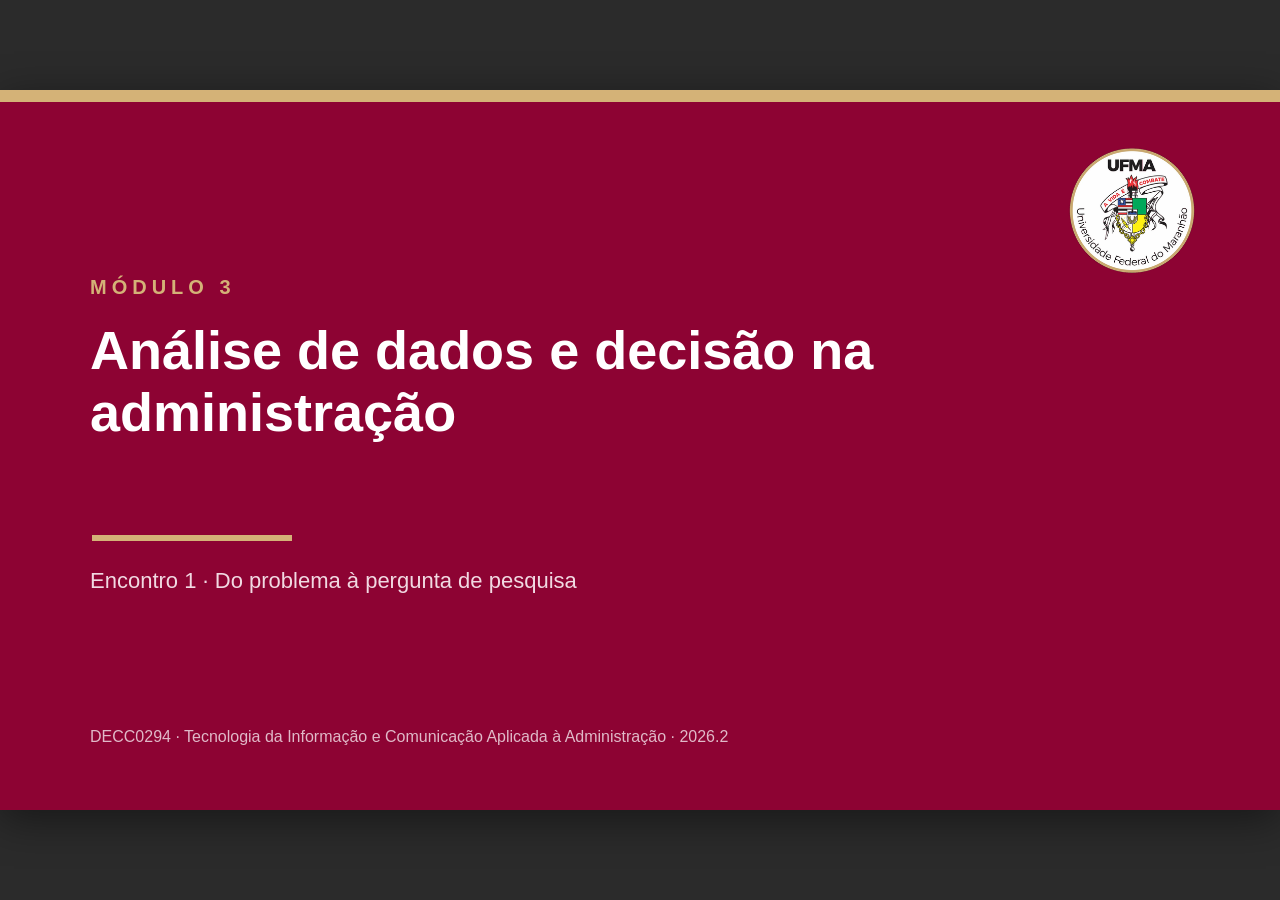
<file: dia 03-11/.opencode/skills/ufma-visual/assets/modelo-slides.html>
<!doctype html>
<html lang="pt-BR">
<head>
<meta charset="utf-8">
<meta name="viewport" content="width=device-width,initial-scale=1">
<meta name="color-scheme" content="light">
<title>Modelo de slides — padrão visual UFMA</title>
<!-- Em arquivo final, o script empacotar.py embute este CSS dentro de <style>. -->
<link rel="stylesheet" href="ufma.css">
</head>
<body>
<div id="palco">

  <!-- 1. CAPA -->
  <section class="slide capa" data-i="0">
    <span class="filete"></span>
    <img class="brasao" alt="Brasão da UFMA" src="brasao.png">
    <span class="mod">Módulo 3</span>
    <h1>Análise de dados e decisão na administração</h1>
    <span class="tracinho"></span>
    <p class="sub">Encontro 1 · Do problema à pergunta de pesquisa</p>
    <p class="pe">DECC0294 · Tecnologia da Informação e Comunicação Aplicada à Administração · 2026.2</p>
  </section>

  <!-- 2. VISÃO GERAL -->
  <section class="slide conteudo" data-i="1">
    <span class="barra"></span>
    <span class="eyebrow">Visão geral do módulo</span>
    <h2>O que você vai construir hoje</h2>
    <div class="corpo">
      <div class="overview cols-3">
        <article class="ciclo dourado">
          <span class="topo"></span>
          <span class="rot">Ciclo 3.1</span>
          <span class="tempo">~50 min</span>
          <h3>Do problema à pergunta</h3>
          <div class="pe">
            <span class="rule"></span>
            <span class="rot2">Entrega</span>
            <p>Pergunta de pesquisa delimitada</p>
          </div>
        </article>
        <article class="ciclo teal">
          <span class="topo"></span>
          <span class="rot">Ciclo 3.2</span>
          <span class="tempo">~50 min</span>
          <h3>Fontes e qualidade dos dados</h3>
          <div class="pe">
            <span class="rule"></span>
            <span class="rot2">Entrega</span>
            <p>Ficha de avaliação de uma fonte</p>
          </div>
        </article>
        <article class="ciclo amarelo">
          <span class="topo"></span>
          <span class="rot">Ciclo 3.3</span>
          <span class="tempo">~40 min</span>
          <h3>Primeira análise exploratória</h3>
          <div class="pe">
            <span class="rule"></span>
            <span class="rot2">Entrega</span>
            <p>Três achados com evidência</p>
          </div>
        </article>
      </div>
    </div>
    <footer>
      <span class="inst">UFMA · Curso de Administração · DECC0294</span>
      <span class="centro">Estrutura do módulo</span>
      <span class="pag">2 / 7</span>
    </footer>
  </section>

  <!-- 3. DIVISOR DE CICLO -->
  <section class="slide divisor" data-i="2">
    <span class="filete"></span>
    <div class="esq"><span class="rot">Ciclo</span><span class="num">3.1</span></div>
    <div class="dir">
      <h2>Do problema à pergunta</h2>
      <p class="etapas">Teoria 20 · Demonstração 10 · Prática 15 · Entrega 5 min</p>
      <p class="tempo">~50 minutos</p>
    </div>
    <span class="pag">3 / 7</span>
  </section>

  <!-- 4. CARTÕES -->
  <section class="slide conteudo" data-i="3">
    <span class="barra"></span>
    <span class="eyebrow">Ciclo 3.1 · Teoria</span>
    <h2>Três perguntas que delimitam o problema</h2>
    <p class="sub">Cada pergunta reduz o escopo antes da coleta</p>
    <div class="corpo">
      <div class="cards cols-3">
        <article class="card dourado">
          <header>O quê</header>
          <h3>Qual é o fenômeno observado</h3>
          <div class="bloco">
            <span class="rule"></span>
            <span class="rot">Exemplo</span>
            <p>Queda de matrículas em cursos noturnos.</p>
          </div>
        </article>
        <article class="card teal">
          <header>Quem</header>
          <h3>Qual é a população afetada</h3>
          <div class="bloco">
            <span class="rule"></span>
            <span class="rot">Exemplo</span>
            <p>Estudantes do primeiro ano, turno noturno.</p>
          </div>
        </article>
        <article class="card amarelo">
          <header>Quando</header>
          <h3>Qual é o recorte temporal</h3>
          <div class="bloco">
            <span class="rule"></span>
            <span class="rot">Exemplo</span>
            <p>Matrículas entre 2022 e 2025.</p>
          </div>
        </article>
      </div>
    </div>
    <footer>
      <span class="inst">UFMA · Curso de Administração · DECC0294</span>
      <span class="centro">Delimitação do problema</span>
      <span class="pag">4 / 7</span>
    </footer>
  </section>

  <!-- 5. INSTRUÇÃO + PASSOS -->
  <section class="slide conteudo" data-i="4">
    <span class="barra"></span>
    <span class="eyebrow">Ciclo 3.1 · Prática</span>
    <h2>Reescreva o problema em quatro passos</h2>
    <div class="corpo">
      <div class="prompt">
        <span class="rot">Instrução para o agente</span>
        <p>Reescreva o problema abaixo em uma pergunta com sujeito, recorte e período. Mostre o que mudou.</p>
      </div>
      <ol class="steps auto">
        <li><span class="num">1</span><div><strong>Identifique o sujeito</strong><p>Quem é afetado pelo problema: estudantes, servidores, clientes ou setores.</p></div></li>
        <li><span class="num">2</span><div><strong>Defina o recorte</strong><p>Qual parte do fenômeno será estudada, com critério de inclusão explícito.</p></div></li>
        <li><span class="num">3</span><div><strong>Fixe o período</strong><p>De quando até quando os dados valem e qual é a data de corte da coleta.</p></div></li>
        <li><span class="num">4</span><div><strong>Teste a resposta</strong><p>A pergunta pode ser respondida por uma fonte acessível dentro do prazo?</p></div></li>
      </ol>
    </div>
    <footer>
      <span class="inst">UFMA · Curso de Administração · DECC0294</span>
      <span class="centro">Prática guiada</span>
      <span class="pag">5 / 7</span>
    </footer>
  </section>

  <!-- 6. ENTREGA -->
  <section class="slide conteudo" data-i="5">
    <span class="barra"></span>
    <span class="eyebrow">Entrega do ciclo</span>
    <h2>O que deve ser entregue</h2>
    <div class="corpo">
      <div class="entrega">
        <div class="lista">
          <header>Checklist</header>
          <ul>
            <li>Pergunta de pesquisa com sujeito, recorte e período.</li>
            <li>Justificativa de uma frase sobre a relevância.</li>
            <li>Fonte de dados indicada com link verificável.</li>
            <li>Registro do prompt usado e do que foi alterado.</li>
          </ul>
        </div>
        <div class="lado">
          <div class="box onde">
            <span class="rot">Onde entregar</span>
            <p>Pasta da turma no ambiente da disciplina, até o fim do encontro.</p>
          </div>
          <div class="box criterio">
            <span class="rot">Critério</span>
            <p>Pergunta delimitada e fonte verificável valem 80% da nota.</p>
          </div>
        </div>
      </div>
    </div>
    <footer>
      <span class="inst">UFMA · Curso de Administração · DECC0294</span>
      <span class="centro">Entrega</span>
      <span class="pag">6 / 7</span>
    </footer>
  </section>

  <!-- 7. ENCERRAMENTO -->
  <section class="slide fim" data-i="6">
    <span class="filete"></span>
    <h1>Módulo 3 concluído</h1>
    <p>Próximo encontro: coleta e tratamento de dados, com a entrega A2.</p>
    <span class="slogan">Sempre+ Qualidade Inovação Inclusão</span>
  </section>

</div>

<div id="barra">
  <button id="ant" title="Anterior" aria-label="Slide anterior">&#8249;</button>
  <input id="atual" value="1" title="Ir para o slide" aria-label="Número do slide"> <span>/ 7</span>
  <button id="prox" title="Próximo" aria-label="Próximo slide">&#8250;</button>
  <button id="tela" title="Tela cheia" aria-label="Alternar tela cheia">&#9744;</button>
</div>
<div id="ajuda">setas navegam · F tela cheia · Ctrl+P gera PDF</div>

<script>
(function(){
  var slides=[].slice.call(document.querySelectorAll('.slide'));
  var i=0, palco=document.getElementById('palco');
  function ajusta(){
    var e=Math.min(window.innerWidth/1280, window.innerHeight/720);
    slides.forEach(function(s){ s.style.transform='scale('+e+')'; });
  }
  function ir(n){
    i=Math.max(0,Math.min(slides.length-1,n));
    slides.forEach(function(s,k){ s.classList.toggle('ativo',k===i); });
    document.getElementById('atual').value=(i+1);
    location.hash=(i+1);
  }
  window.addEventListener('resize',ajusta);
  window.addEventListener('hashchange',function(){
    var n=parseInt(location.hash.replace('#',''),10);
    if(n && n-1!==i) ir(n-1);
  });
  var t=null;
  function mexeu(){
    document.body.classList.add('mexeu');
    clearTimeout(t);
    t=setTimeout(function(){ document.body.classList.remove('mexeu'); },2500);
  }
  window.addEventListener('mousemove',mexeu);
  document.addEventListener('keydown',function(e){
    if(e.target.tagName==='INPUT') return;
    if(['ArrowRight','PageDown',' ','Enter','n'].indexOf(e.key)>=0){ ir(i+1); e.preventDefault(); }
    else if(['ArrowLeft','PageUp','p'].indexOf(e.key)>=0){ ir(i-1); e.preventDefault(); }
    else if(e.key==='Home'){ ir(0); }
    else if(e.key==='End'){ ir(slides.length-1); }
    else if(e.key==='f'||e.key==='F'){
      if(document.fullscreenElement) document.exitFullscreen();
      else document.documentElement.requestFullscreen();
    }
  });
  palco.addEventListener('click',function(e){
    ir(e.clientX < window.innerWidth*0.3 ? i-1 : i+1);
  });
  document.getElementById('ant').onclick=function(e){ e.stopPropagation(); ir(i-1); };
  document.getElementById('prox').onclick=function(e){ e.stopPropagation(); ir(i+1); };
  document.getElementById('tela').onclick=function(e){
    e.stopPropagation();
    if(document.fullscreenElement) document.exitFullscreen();
    else document.documentElement.requestFullscreen();
  };
  document.getElementById('atual').addEventListener('change',function(){ ir(this.value-1); });
  ajusta();
  ir(parseInt(location.hash.replace('#',''),10)-1 || 0);
})();
</script>
</body>
</html>
</file>
<file: dia 03-11/.opencode/skills/ufma-visual/assets/ufma.css>
/* ==========================================================================
   UFMA — identidade visual para material didático
   Fonte única dos tokens. Derivado dos módulos da disciplina DECC0294.
   Se o manual oficial da UFMA divergir, altere apenas o bloco :root.
   ========================================================================== */

:root{
  /* marca */
  --vinho:#8D0333;
  --dourado:#D4B277;
  --teal:#0AB0AB;
  --amarelo:#FEC84D;

  /* neutros e superfícies */
  --branco:#FFFFFF;
  --card:#F5F5F5;
  --card2:#FAF7F8;
  --linha:#E3E3E3;
  --txt:#1A1A1A;
  --body:#333333;
  --muted:#6B6B6B;
  --palco:#2B2B2B;

  /* texto sobre vinho */
  --sobre-vinho:#FFFFFF;
  --sobre-vinho-suave:#F1D9E2;
  --sobre-vinho-fraco:#E0B9C8;

  /* tipografia */
  --fonte:"Segoe UI",Calibri,"Helvetica Neue",Arial,sans-serif;
}

/* ---- base ---------------------------------------------------------------- */
*{box-sizing:border-box;margin:0;padding:0}
html,body{height:100%;background:var(--palco);font-family:var(--fonte);color:var(--body)}
button,input{font:inherit}

/* ---- palco e slide 16:9 (1280 x 720) ------------------------------------ */
#palco{position:fixed;inset:0;display:grid;place-items:center;overflow:hidden}
.slide{
  position:relative;width:1280px;height:720px;background:var(--branco);color:var(--body);
  overflow:hidden;display:none;box-shadow:0 10px 40px rgba(0,0,0,.45)
}
.slide.ativo{display:block}

/* ---- slide de conteúdo --------------------------------------------------- */
.conteudo .barra{position:absolute;top:0;left:0;right:0;height:28px;background:var(--vinho)}
.conteudo .eyebrow{position:absolute;top:42px;left:56px;font-size:15px;font-weight:700;
  letter-spacing:1.6px;color:var(--vinho);text-transform:uppercase}
.conteudo h2{position:absolute;top:66px;left:56px;right:56px;font-size:40px;line-height:1.12;
  font-weight:700;color:var(--vinho)}
.conteudo .sub{position:absolute;top:132px;left:56px;right:56px;font-size:19px;color:var(--muted)}
.conteudo .corpo{position:absolute;top:180px;left:56px;right:56px;bottom:96px}
.conteudo footer{position:absolute;left:0;right:0;bottom:0;height:66px}
.conteudo footer::before{content:"";position:absolute;top:0;left:0;right:0;height:3px;background:var(--vinho)}
.conteudo footer::after{content:"";position:absolute;top:3px;left:0;right:0;height:13px;background:var(--dourado)}
.conteudo footer .inst{position:absolute;left:56px;bottom:14px;font-size:14px;color:var(--muted)}
.conteudo footer .centro{position:absolute;left:50%;transform:translateX(-50%);bottom:14px;
  font-size:14px;color:var(--vinho)}
.conteudo footer .pag{position:absolute;right:56px;bottom:9px;font-size:14px;color:var(--branco);
  background:var(--vinho);padding:4px 12px}

/* ---- acento por card / ciclo / bloco ------------------------------------- */
.dourado{--acento:var(--dourado);--acento-txt:var(--txt)}
.teal{--acento:var(--teal);--acento-txt:var(--txt)}
.amarelo{--acento:var(--amarelo);--acento-txt:var(--txt)}
.vinho{--acento:var(--vinho);--acento-txt:var(--branco)}

/* ---- cartões ------------------------------------------------------------- */
.cards{display:grid;gap:20px;height:100%}
.cards.cols-2{grid-template-columns:repeat(2,1fr)}
.cards.cols-3{grid-template-columns:repeat(3,1fr)}
.cards.cols-4{grid-template-columns:repeat(4,1fr)}
.card{background:var(--card);border:1px solid var(--linha);display:flex;flex-direction:column}
.card>header{background:var(--acento,var(--dourado));color:var(--acento-txt,var(--txt));
  font-weight:700;font-size:19px;letter-spacing:1px;text-align:center;padding:12px 8px}
.card h3{font-size:20px;line-height:1.25;color:var(--vinho);padding:16px 18px 4px}
.card .bloco{padding:10px 18px 0}
.card .rule{display:block;height:3px;margin-bottom:8px;background:var(--acento,var(--dourado))}
.card .rot{display:block;font-size:14px;font-weight:700;color:var(--muted);letter-spacing:.4px;
  text-transform:uppercase}
.card .bloco p{font-size:17px;line-height:1.4;margin-top:3px}

/* ---- passos numerados ---------------------------------------------------- */
.steps{list-style:none;display:grid;gap:16px 28px;align-content:start;height:100%}
.steps.cols-2{grid-template-columns:repeat(2,1fr);grid-auto-flow:column;
  grid-template-rows:repeat(var(--linhas,3),auto)}
.steps.cols-3{grid-template-columns:repeat(3,1fr)}
.steps.auto{height:auto}
.steps li{display:flex;gap:14px;align-items:flex-start}
.steps .num{flex:0 0 32px;height:32px;border-radius:50%;background:var(--vinho);color:var(--branco);
  display:grid;place-items:center;font-size:17px;font-weight:700}
.steps strong{display:block;font-size:20px;color:var(--txt);line-height:1.2}
.steps p{font-size:18px;line-height:1.4;margin-top:4px}

/* ---- caixa de instrução / citação --------------------------------------- */
.prompt{background:var(--card2);border:1px solid var(--vinho);border-left:9px solid var(--vinho);
  padding:16px 22px;margin-bottom:22px}
.prompt .rot{display:block;font-size:14px;font-weight:700;letter-spacing:1.2px;color:var(--vinho);
  text-transform:uppercase}
.prompt p{font-size:19px;line-height:1.45;font-style:italic;color:var(--txt);margin-top:8px}

/* ---- marcadores --------------------------------------------------------- */
.bullets{list-style:none}
.bullets li{position:relative;padding-left:26px;font-size:20px;line-height:1.45;margin-bottom:16px}
.bullets li::before{content:"";position:absolute;left:0;top:10px;width:9px;height:9px;background:var(--vinho)}

/* ---- entrega (lista + critérios) --------------------------------------- */
.entrega{display:grid;grid-template-columns:1.62fr 1fr;gap:22px;height:100%}
.entrega .lista{background:var(--card);border:1px solid var(--linha);display:flex;flex-direction:column}
.entrega .lista>header{background:var(--teal);color:var(--txt);font-weight:700;font-size:18px;
  letter-spacing:1.4px;text-align:center;padding:11px}
.entrega .lista ul{list-style:none;padding:18px 22px}
.entrega .lista li{position:relative;padding-left:22px;font-size:18px;line-height:1.4;margin-bottom:13px}
.entrega .lista li::before{content:"";position:absolute;left:0;top:9px;width:8px;height:8px;background:var(--teal)}
.entrega .lado{display:grid;grid-template-rows:1fr 1fr;gap:22px}
.entrega .box{background:var(--card2);padding:14px 18px}
.entrega .box.onde{border:1px solid var(--dourado)}
.entrega .box.criterio{border:1px solid var(--vinho)}
.entrega .box .rot{display:block;font-size:14px;font-weight:700;letter-spacing:1.2px;
  color:var(--vinho);text-transform:uppercase}
.entrega .box p{font-size:17px;line-height:1.4;margin-top:8px}

/* ---- visão geral em colunas ------------------------------------------- */
.overview{display:grid;grid-template-columns:repeat(4,1fr);gap:16px;height:100%}
.overview.cols-2{grid-template-columns:repeat(2,1fr)}
.overview.cols-3{grid-template-columns:repeat(3,1fr)}
.ciclo{background:var(--card);border:1px solid var(--linha);padding:0 16px 16px;
  display:flex;flex-direction:column;position:relative}
.ciclo .topo{position:absolute;top:0;left:0;right:0;height:8px;background:var(--acento,var(--dourado))}
.ciclo .rot{margin-top:22px;font-size:17px;font-weight:700;letter-spacing:1px;color:var(--vinho);
  text-transform:uppercase}
.ciclo .tempo{font-size:15px;color:var(--muted);margin-top:2px}
.ciclo h3{font-size:20px;line-height:1.25;color:var(--txt);margin-top:12px}
.ciclo .pe{margin-top:auto;min-height:118px}
.ciclo .rule{display:block;height:3px;background:var(--acento,var(--dourado))}
.ciclo .rot2{display:block;font-size:14px;font-weight:700;letter-spacing:1px;color:var(--muted);
  margin-top:12px;text-transform:uppercase}
.ciclo p{font-size:17px;line-height:1.35;margin-top:5px}

.nota{font-size:19px;font-weight:700;margin-top:14px;color:var(--vinho)}

/* ---- capa, divisor e encerramento -------------------------------------- */
.capa,.divisor,.fim{background:var(--vinho);color:var(--sobre-vinho);padding:0 90px}
.filete{position:absolute;top:0;left:0;right:0;height:12px;background:var(--dourado)}

.capa .brasao{position:absolute;top:56px;right:82px;width:132px;height:132px;object-fit:contain}
.capa .mod{position:absolute;top:186px;left:90px;font-size:20px;font-weight:700;
  letter-spacing:5px;color:var(--dourado);text-transform:uppercase}
.capa h1{position:absolute;top:230px;left:90px;right:230px;font-size:54px;line-height:1.14;font-weight:700}
.capa .tracinho{position:absolute;top:445px;left:92px;width:200px;height:6px;background:var(--dourado)}
.capa .sub{position:absolute;top:478px;left:90px;right:180px;font-size:22px;color:var(--sobre-vinho-suave)}
.capa .pe{position:absolute;bottom:64px;left:90px;right:90px;font-size:16px;color:var(--sobre-vinho-fraco)}

.divisor .esq{position:absolute;top:198px;left:96px;width:330px}
.divisor .esq .rot{display:block;font-size:19px;font-weight:700;letter-spacing:6px;color:#E9C3D0}
.divisor .esq .num{display:block;font-size:96px;font-weight:700;color:var(--dourado);line-height:1.05}
.divisor .dir{position:absolute;top:238px;left:466px;right:90px}
.divisor .dir h2{font-size:44px;line-height:1.15;font-weight:700}
.divisor .etapas{margin-top:34px;font-size:19px;color:var(--sobre-vinho-suave)}
.divisor .tempo{margin-top:8px;font-size:19px;font-weight:700;color:var(--dourado)}
.divisor .pag{position:absolute;right:90px;bottom:56px;font-size:15px;color:var(--sobre-vinho-fraco)}

.fim h1{position:absolute;top:268px;left:90px;right:90px;font-size:48px;font-weight:700}
.fim p{position:absolute;top:352px;left:90px;right:120px;font-size:22px;line-height:1.45;
  color:var(--sobre-vinho-suave)}
.fim .slogan{position:absolute;bottom:64px;left:90px;font-size:16px;font-weight:700;
  letter-spacing:1.6px;color:var(--dourado);text-transform:uppercase}

/* ---- barra de navegação ------------------------------------------------- */
#barra{position:fixed;bottom:14px;left:50%;transform:translateX(-50%);display:flex;gap:10px;
  align-items:center;background:rgba(0,0,0,.55);color:#fff;padding:7px 14px;border-radius:999px;
  font-size:14px;opacity:0;transition:opacity .2s;z-index:10}
body.mexeu #barra{opacity:1}
#barra button{background:none;border:0;color:#fff;font-size:16px;cursor:pointer;padding:0 6px}
#barra button:focus-visible{outline:2px solid var(--dourado);outline-offset:2px;border-radius:4px}
#barra input{width:56px;background:rgba(255,255,255,.12);border:0;color:#fff;text-align:center;
  border-radius:4px;padding:3px}
#ajuda{position:fixed;top:10px;left:50%;transform:translateX(-50%);color:#ddd;font-size:13px;
  z-index:10;background:rgba(0,0,0,.55);padding:5px 12px;border-radius:999px;opacity:0;
  transition:opacity .2s}
body.mexeu #ajuda{opacity:1}

/* ---- impressão: Ctrl+P gera o PDF -------------------------------------- */
@media print{
  @page{size:1280px 720px;margin:0}
  html,body{background:#fff}
  #palco{position:static;display:block;overflow:visible}
  #barra,#ajuda{display:none}
  .slide{display:block!important;page-break-after:always;box-shadow:none;transform:none!important}
}
</file>
